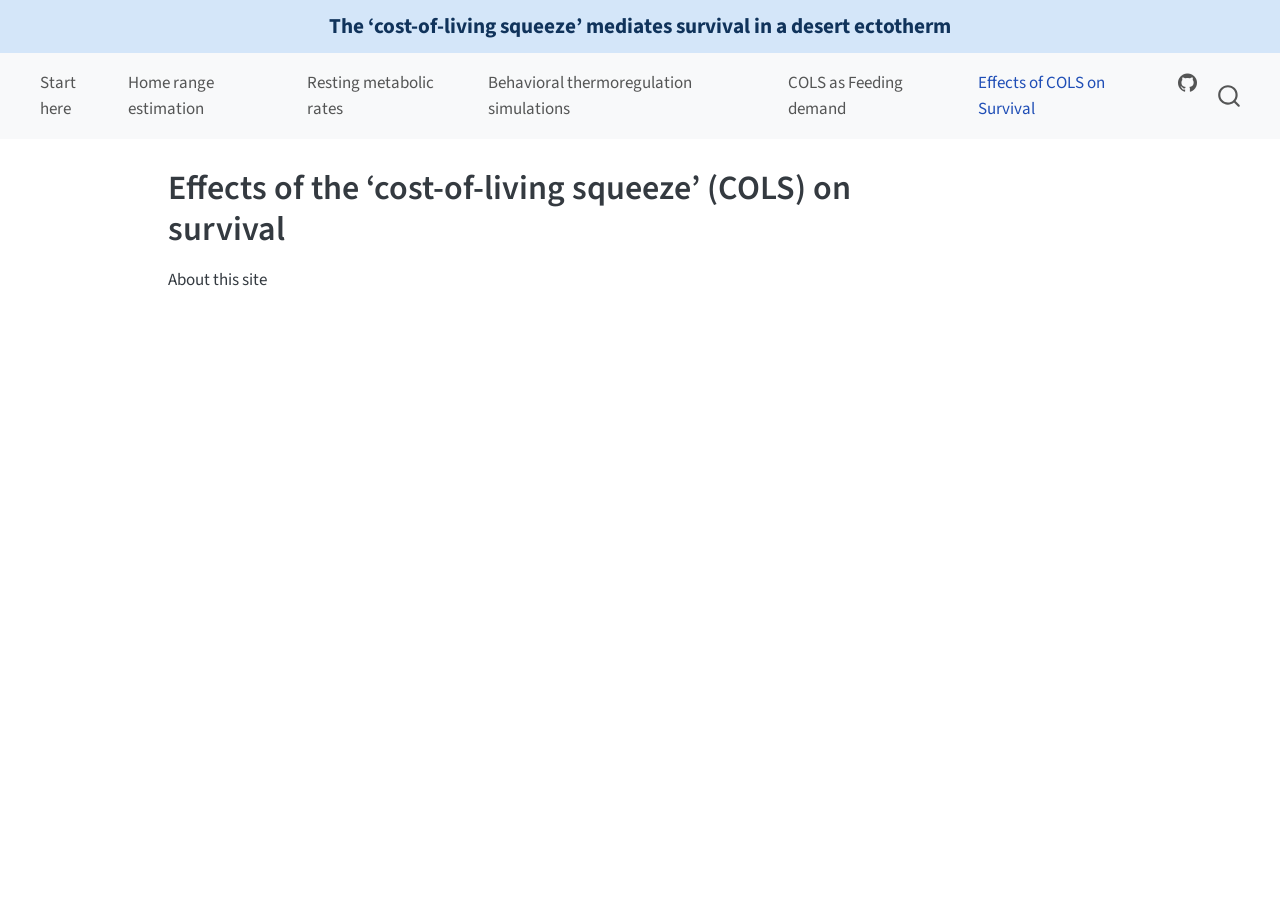
<file: docs/cols-survival.html>
<!DOCTYPE html>
<html xmlns="http://www.w3.org/1999/xhtml" lang="en" xml:lang="en"><head>

<meta charset="utf-8">
<meta name="generator" content="quarto-1.9.37">

<meta name="viewport" content="width=device-width, initial-scale=1.0, user-scalable=yes">


<title>Effects of the ‘cost-of-living squeeze’ (COLS) on survival – sceloporus-cols</title>
<style>
/* Default styles provided by pandoc.
** See https://pandoc.org/MANUAL.html#variables-for-html for config info.
*/
code{white-space: pre-wrap;}
span.smallcaps{font-variant: small-caps;}
div.columns{display: flex; gap: min(4vw, 1.5em);}
div.column{flex: auto; overflow-x: auto;}
div.hanging-indent{margin-left: 1.5em; text-indent: -1.5em;}
ul.task-list{list-style: none;}
ul.task-list li input[type="checkbox"] {
  width: 0.8em;
  margin: 0 0.8em 0.2em -1em; /* quarto-specific, see https://github.com/quarto-dev/quarto-cli/issues/4556 */ 
  vertical-align: middle;
}
</style>


<script src="site_libs/quarto-nav/quarto-nav.js"></script>
<script src="site_libs/quarto-nav/headroom.min.js"></script>
<script src="site_libs/clipboard/clipboard.min.js"></script>
<script src="site_libs/quarto-search/autocomplete.umd.js"></script>
<script src="site_libs/quarto-search/fuse.min.js"></script>
<script src="site_libs/quarto-search/quarto-search.js"></script>
<meta name="quarto:offset" content="./">
<script src="site_libs/quarto-html/quarto.js" type="module"></script>
<script src="site_libs/quarto-html/tabsets/tabsets.js" type="module"></script>
<script src="site_libs/quarto-html/popper.min.js"></script>
<script src="site_libs/quarto-html/tippy.umd.min.js"></script>
<script src="site_libs/quarto-html/anchor.min.js"></script>
<link href="site_libs/quarto-html/tippy.css" rel="stylesheet">
<link href="site_libs/quarto-html/quarto-syntax-highlighting-7f8f88aac4f3542376d5c11b86a4c14d.css" rel="stylesheet" id="quarto-text-highlighting-styles">
<script src="site_libs/bootstrap/bootstrap.min.js"></script>
<link href="site_libs/bootstrap/bootstrap-icons.css" rel="stylesheet">
<link href="site_libs/bootstrap/bootstrap-ffab4617c9faea3d3cda282a4ee3b35a.min.css" rel="stylesheet" append-hash="true" id="quarto-bootstrap" data-mode="light">
<script id="quarto-search-options" type="application/json">{
  "location": "navbar",
  "copy-button": false,
  "collapse-after": 3,
  "panel-placement": "end",
  "type": "overlay",
  "limit": 50,
  "keyboard-shortcut": [
    "f",
    "/",
    "s"
  ],
  "show-item-context": false,
  "language": {
    "search-no-results-text": "No results",
    "search-matching-documents-text": "matching documents",
    "search-copy-link-title": "Copy link to search",
    "search-hide-matches-text": "Hide additional matches",
    "search-more-match-text": "more match in this document",
    "search-more-matches-text": "more matches in this document",
    "search-clear-button-title": "Clear",
    "search-text-placeholder": "",
    "search-detached-cancel-button-title": "Cancel",
    "search-submit-button-title": "Submit",
    "search-label": "Search"
  }
}</script>


<link rel="stylesheet" href="styles.css">
</head>

<body class="nav-fixed quarto-light">

<div id="quarto-search-results"></div>
  <header id="quarto-header" class="headroom fixed-top">
    <div id="quarto-announcement" data-announcement-id="6f31bc353947808a554a7c83ad8ed97e" class="alert alert-primary hidden"><div class="quarto-announcement-content">
<p><strong>The ‘cost-of-living squeeze’ mediates survival in a desert ectotherm</strong></p>
</div></div>
    <nav class="navbar navbar-expand-lg " data-bs-theme="dark">
      <div class="navbar-container container-fluid">
            <div id="quarto-search" class="" title="Search"></div>
          <button class="navbar-toggler" type="button" data-bs-toggle="collapse" data-bs-target="#navbarCollapse" aria-controls="navbarCollapse" role="menu" aria-expanded="false" aria-label="Toggle navigation" onclick="if (window.quartoToggleHeadroom) { window.quartoToggleHeadroom(); }">
  <span class="navbar-toggler-icon"></span>
</button>
          <div class="collapse navbar-collapse" id="navbarCollapse">
            <ul class="navbar-nav navbar-nav-scroll me-auto">
  <li class="nav-item">
    <a class="nav-link" href="./index.html"> 
<span class="menu-text">Start here</span></a>
  </li>  
  <li class="nav-item">
    <a class="nav-link" href="./home-range-estimation.html"> 
<span class="menu-text">Home range estimation</span></a>
  </li>  
  <li class="nav-item">
    <a class="nav-link" href="./resting-metabolic-rates.html"> 
<span class="menu-text">Resting metabolic rates</span></a>
  </li>  
  <li class="nav-item">
    <a class="nav-link" href="./simulations-behavioral-thermoregulation.html"> 
<span class="menu-text">Behavioral thermoregulation simulations</span></a>
  </li>  
  <li class="nav-item">
    <a class="nav-link" href="./feeding-demand.html"> 
<span class="menu-text">COLS as Feeding demand</span></a>
  </li>  
  <li class="nav-item">
    <a class="nav-link active" href="./cols-survival.html" aria-current="page"> 
<span class="menu-text">Effects of COLS on Survival</span></a>
  </li>  
  <li class="nav-item compact">
    <a class="nav-link" href="https://github.com/ggcostoya/sceloporus-cols"> <i class="bi bi-github" role="img" aria-label="GitHub">
</i> 
<span class="menu-text"></span></a>
  </li>  
</ul>
          </div> <!-- /navcollapse -->
            <div class="quarto-navbar-tools">
</div>
      </div> <!-- /container-fluid -->
    </nav>
</header>
<!-- content -->
<div id="quarto-content" class="quarto-container page-columns page-rows-contents page-layout-article page-navbar">
<!-- sidebar -->
<!-- margin-sidebar -->
    <div id="quarto-margin-sidebar" class="sidebar margin-sidebar zindex-bottom">
        
    </div>
<!-- main -->
<main class="content" id="quarto-document-content">

<header id="title-block-header" class="quarto-title-block default">
<div class="quarto-title">
<h1 class="title">Effects of the ‘cost-of-living squeeze’ (COLS) on survival</h1>
</div>



<div class="quarto-title-meta">

    
  
    
  </div>
  


</header>


<p>About this site</p>



</main> <!-- /main -->
<script id="quarto-html-after-body" type="application/javascript">
  window.document.addEventListener("DOMContentLoaded", function (event) {
    const icon = "";
    const anchorJS = new window.AnchorJS();
    anchorJS.options = {
      placement: 'right',
      icon: icon
    };
    anchorJS.add('.anchored');
    const isCodeAnnotation = (el) => {
      for (const clz of el.classList) {
        if (clz.startsWith('code-annotation-')) {                     
          return true;
        }
      }
      return false;
    }
    const onCopySuccess = function(e) {
      // button target
      const button = e.trigger;
      // don't keep focus
      button.blur();
      // flash "checked"
      button.classList.add('code-copy-button-checked');
      var currentTitle = button.getAttribute("title");
      button.setAttribute("title", "Copied!");
      let tooltip;
      if (window.bootstrap) {
        button.setAttribute("data-bs-toggle", "tooltip");
        button.setAttribute("data-bs-placement", "left");
        button.setAttribute("data-bs-title", "Copied!");
        tooltip = new bootstrap.Tooltip(button, 
          { trigger: "manual", 
            customClass: "code-copy-button-tooltip",
            offset: [0, -8]});
        tooltip.show();    
      }
      setTimeout(function() {
        if (tooltip) {
          tooltip.hide();
          button.removeAttribute("data-bs-title");
          button.removeAttribute("data-bs-toggle");
          button.removeAttribute("data-bs-placement");
        }
        button.setAttribute("title", currentTitle);
        button.classList.remove('code-copy-button-checked');
      }, 1000);
      // clear code selection
      e.clearSelection();
    }
    const getTextToCopy = function(trigger) {
      const outerScaffold = trigger.parentElement.cloneNode(true);
      const codeEl = outerScaffold.querySelector('code');
      for (const childEl of codeEl.children) {
        if (isCodeAnnotation(childEl)) {
          childEl.remove();
        }
      }
      return codeEl.innerText;
    }
    const clipboard = new window.ClipboardJS('.code-copy-button:not([data-in-quarto-modal])', {
      text: getTextToCopy
    });
    clipboard.on('success', onCopySuccess);
    if (window.document.getElementById('quarto-embedded-source-code-modal')) {
      const clipboardModal = new window.ClipboardJS('.code-copy-button[data-in-quarto-modal]', {
        text: getTextToCopy,
        container: window.document.getElementById('quarto-embedded-source-code-modal')
      });
      clipboardModal.on('success', onCopySuccess);
    }
      var localhostRegex = new RegExp(/^(?:http|https):\/\/localhost\:?[0-9]*\//);
      var mailtoRegex = new RegExp(/^mailto:/);
        var filterRegex = new RegExp('/' + window.location.host + '/');
      var isInternal = (href) => {
          return filterRegex.test(href) || localhostRegex.test(href) || mailtoRegex.test(href);
      }
      // Inspect non-navigation links and adorn them if external
     var links = window.document.querySelectorAll('a[href]:not(.nav-link):not(.navbar-brand):not(.toc-action):not(.sidebar-link):not(.sidebar-item-toggle):not(.pagination-link):not(.no-external):not([aria-hidden]):not(.dropdown-item):not(.quarto-navigation-tool):not(.about-link)');
      for (var i=0; i<links.length; i++) {
        const link = links[i];
        if (!isInternal(link.href)) {
          // undo the damage that might have been done by quarto-nav.js in the case of
          // links that we want to consider external
          if (link.dataset.originalHref !== undefined) {
            link.href = link.dataset.originalHref;
          }
        }
      }
    function tippyHover(el, contentFn, onTriggerFn, onUntriggerFn) {
      const config = {
        allowHTML: true,
        maxWidth: 500,
        delay: 100,
        arrow: false,
        appendTo: function(el) {
            return el.parentElement;
        },
        interactive: true,
        interactiveBorder: 10,
        theme: 'quarto',
        placement: 'bottom-start',
      };
      if (contentFn) {
        config.content = contentFn;
      }
      if (onTriggerFn) {
        config.onTrigger = onTriggerFn;
      }
      if (onUntriggerFn) {
        config.onUntrigger = onUntriggerFn;
      }
      window.tippy(el, config); 
    }
    const noterefs = window.document.querySelectorAll('a[role="doc-noteref"]');
    for (var i=0; i<noterefs.length; i++) {
      const ref = noterefs[i];
      tippyHover(ref, function() {
        // use id or data attribute instead here
        let href = ref.getAttribute('data-footnote-href') || ref.getAttribute('href');
        try { href = new URL(href).hash; } catch {}
        const id = href.replace(/^#\/?/, "");
        const note = window.document.getElementById(id);
        if (note) {
          return note.innerHTML;
        } else {
          return "";
        }
      });
    }
    const xrefs = window.document.querySelectorAll('a.quarto-xref');
    const processXRef = (id, note) => {
      // Strip column container classes
      const stripColumnClz = (el) => {
        el.classList.remove("page-full", "page-columns");
        if (el.children) {
          for (const child of el.children) {
            stripColumnClz(child);
          }
        }
      }
      stripColumnClz(note)
      if (id === null || id.startsWith('sec-')) {
        // Special case sections, only their first couple elements
        const container = document.createElement("div");
        if (note.children && note.children.length > 2) {
          container.appendChild(note.children[0].cloneNode(true));
          for (let i = 1; i < note.children.length; i++) {
            const child = note.children[i];
            if (child.tagName === "P" && child.innerText === "") {
              continue;
            } else {
              container.appendChild(child.cloneNode(true));
              break;
            }
          }
          if (window.Quarto?.typesetMath) {
            window.Quarto.typesetMath(container);
          }
          return container.innerHTML
        } else {
          if (window.Quarto?.typesetMath) {
            window.Quarto.typesetMath(note);
          }
          return note.innerHTML;
        }
      } else {
        // Remove any anchor links if they are present
        const anchorLink = note.querySelector('a.anchorjs-link');
        if (anchorLink) {
          anchorLink.remove();
        }
        if (window.Quarto?.typesetMath) {
          window.Quarto.typesetMath(note);
        }
        if (note.classList.contains("callout")) {
          return note.outerHTML;
        } else {
          return note.innerHTML;
        }
      }
    }
    for (var i=0; i<xrefs.length; i++) {
      const xref = xrefs[i];
      tippyHover(xref, undefined, function(instance) {
        instance.disable();
        let url = xref.getAttribute('href');
        let hash = undefined; 
        if (url.startsWith('#')) {
          hash = url;
        } else {
          try { hash = new URL(url).hash; } catch {}
        }
        if (hash) {
          const id = hash.replace(/^#\/?/, "");
          const note = window.document.getElementById(id);
          if (note !== null) {
            try {
              const html = processXRef(id, note.cloneNode(true));
              instance.setContent(html);
            } finally {
              instance.enable();
              instance.show();
            }
          } else {
            // See if we can fetch this
            fetch(url.split('#')[0])
            .then(res => res.text())
            .then(html => {
              const parser = new DOMParser();
              const htmlDoc = parser.parseFromString(html, "text/html");
              const note = htmlDoc.getElementById(id);
              if (note !== null) {
                const html = processXRef(id, note);
                instance.setContent(html);
              } 
            }).finally(() => {
              instance.enable();
              instance.show();
            });
          }
        } else {
          // See if we can fetch a full url (with no hash to target)
          // This is a special case and we should probably do some content thinning / targeting
          fetch(url)
          .then(res => res.text())
          .then(html => {
            const parser = new DOMParser();
            const htmlDoc = parser.parseFromString(html, "text/html");
            const note = htmlDoc.querySelector('main.content');
            if (note !== null) {
              // This should only happen for chapter cross references
              // (since there is no id in the URL)
              // remove the first header
              if (note.children.length > 0 && note.children[0].tagName === "HEADER") {
                note.children[0].remove();
              }
              const html = processXRef(null, note);
              instance.setContent(html);
            } 
          }).finally(() => {
            instance.enable();
            instance.show();
          });
        }
      }, function(instance) {
      });
    }
        let selectedAnnoteEl;
        const selectorForAnnotation = ( cell, annotation) => {
          let cellAttr = 'data-code-cell="' + cell + '"';
          let lineAttr = 'data-code-annotation="' +  annotation + '"';
          const selector = 'span[' + cellAttr + '][' + lineAttr + ']';
          return selector;
        }
        const selectCodeLines = (annoteEl) => {
          const doc = window.document;
          const targetCell = annoteEl.getAttribute("data-target-cell");
          const targetAnnotation = annoteEl.getAttribute("data-target-annotation");
          const annoteSpan = window.document.querySelector(selectorForAnnotation(targetCell, targetAnnotation));
          const lines = annoteSpan.getAttribute("data-code-lines").split(",");
          const lineIds = lines.map((line) => {
            return targetCell + "-" + line;
          })
          let top = null;
          let height = null;
          let parent = null;
          if (lineIds.length > 0) {
              //compute the position of the single el (top and bottom and make a div)
              const el = window.document.getElementById(lineIds[0]);
              top = el.offsetTop;
              height = el.offsetHeight;
              parent = el.parentElement.parentElement;
            if (lineIds.length > 1) {
              const lastEl = window.document.getElementById(lineIds[lineIds.length - 1]);
              const bottom = lastEl.offsetTop + lastEl.offsetHeight;
              height = bottom - top;
            }
            if (top !== null && height !== null && parent !== null) {
              // cook up a div (if necessary) and position it 
              let div = window.document.getElementById("code-annotation-line-highlight");
              if (div === null) {
                div = window.document.createElement("div");
                div.setAttribute("id", "code-annotation-line-highlight");
                div.style.position = 'absolute';
                parent.appendChild(div);
              }
              div.style.top = top - 2 + "px";
              div.style.height = height + 4 + "px";
              div.style.left = 0;
              let gutterDiv = window.document.getElementById("code-annotation-line-highlight-gutter");
              if (gutterDiv === null) {
                gutterDiv = window.document.createElement("div");
                gutterDiv.setAttribute("id", "code-annotation-line-highlight-gutter");
                gutterDiv.style.position = 'absolute';
                const codeCell = window.document.getElementById(targetCell);
                const gutter = codeCell.querySelector('.code-annotation-gutter');
                gutter.appendChild(gutterDiv);
              }
              gutterDiv.style.top = top - 2 + "px";
              gutterDiv.style.height = height + 4 + "px";
            }
            selectedAnnoteEl = annoteEl;
          }
        };
        const unselectCodeLines = () => {
          const elementsIds = ["code-annotation-line-highlight", "code-annotation-line-highlight-gutter"];
          elementsIds.forEach((elId) => {
            const div = window.document.getElementById(elId);
            if (div) {
              div.remove();
            }
          });
          selectedAnnoteEl = undefined;
        };
          // Handle positioning of the toggle
      window.addEventListener(
        "resize",
        throttle(() => {
          elRect = undefined;
          if (selectedAnnoteEl) {
            selectCodeLines(selectedAnnoteEl);
          }
        }, 10)
      );
      function throttle(fn, ms) {
      let throttle = false;
      let timer;
        return (...args) => {
          if(!throttle) { // first call gets through
              fn.apply(this, args);
              throttle = true;
          } else { // all the others get throttled
              if(timer) clearTimeout(timer); // cancel #2
              timer = setTimeout(() => {
                fn.apply(this, args);
                timer = throttle = false;
              }, ms);
          }
        };
      }
        // Attach click handler to the DT
        const annoteDls = window.document.querySelectorAll('dt[data-target-cell]');
        for (const annoteDlNode of annoteDls) {
          annoteDlNode.addEventListener('click', (event) => {
            const clickedEl = event.target;
            if (clickedEl !== selectedAnnoteEl) {
              unselectCodeLines();
              const activeEl = window.document.querySelector('dt[data-target-cell].code-annotation-active');
              if (activeEl) {
                activeEl.classList.remove('code-annotation-active');
              }
              selectCodeLines(clickedEl);
              clickedEl.classList.add('code-annotation-active');
            } else {
              // Unselect the line
              unselectCodeLines();
              clickedEl.classList.remove('code-annotation-active');
            }
          });
        }
    const findCites = (el) => {
      const parentEl = el.parentElement;
      if (parentEl) {
        const cites = parentEl.dataset.cites;
        if (cites) {
          return {
            el,
            cites: cites.split(' ')
          };
        } else {
          return findCites(el.parentElement)
        }
      } else {
        return undefined;
      }
    };
    var bibliorefs = window.document.querySelectorAll('a[role="doc-biblioref"]');
    for (var i=0; i<bibliorefs.length; i++) {
      const ref = bibliorefs[i];
      const citeInfo = findCites(ref);
      if (citeInfo) {
        tippyHover(citeInfo.el, function() {
          var popup = window.document.createElement('div');
          citeInfo.cites.forEach(function(cite) {
            var citeDiv = window.document.createElement('div');
            citeDiv.classList.add('hanging-indent');
            citeDiv.classList.add('csl-entry');
            var biblioDiv = window.document.getElementById('ref-' + cite);
            if (biblioDiv) {
              citeDiv.innerHTML = biblioDiv.innerHTML;
            }
            popup.appendChild(citeDiv);
          });
          return popup.innerHTML;
        });
      }
    }
  });
  </script>
</div> <!-- /content -->




</body></html>
</file>
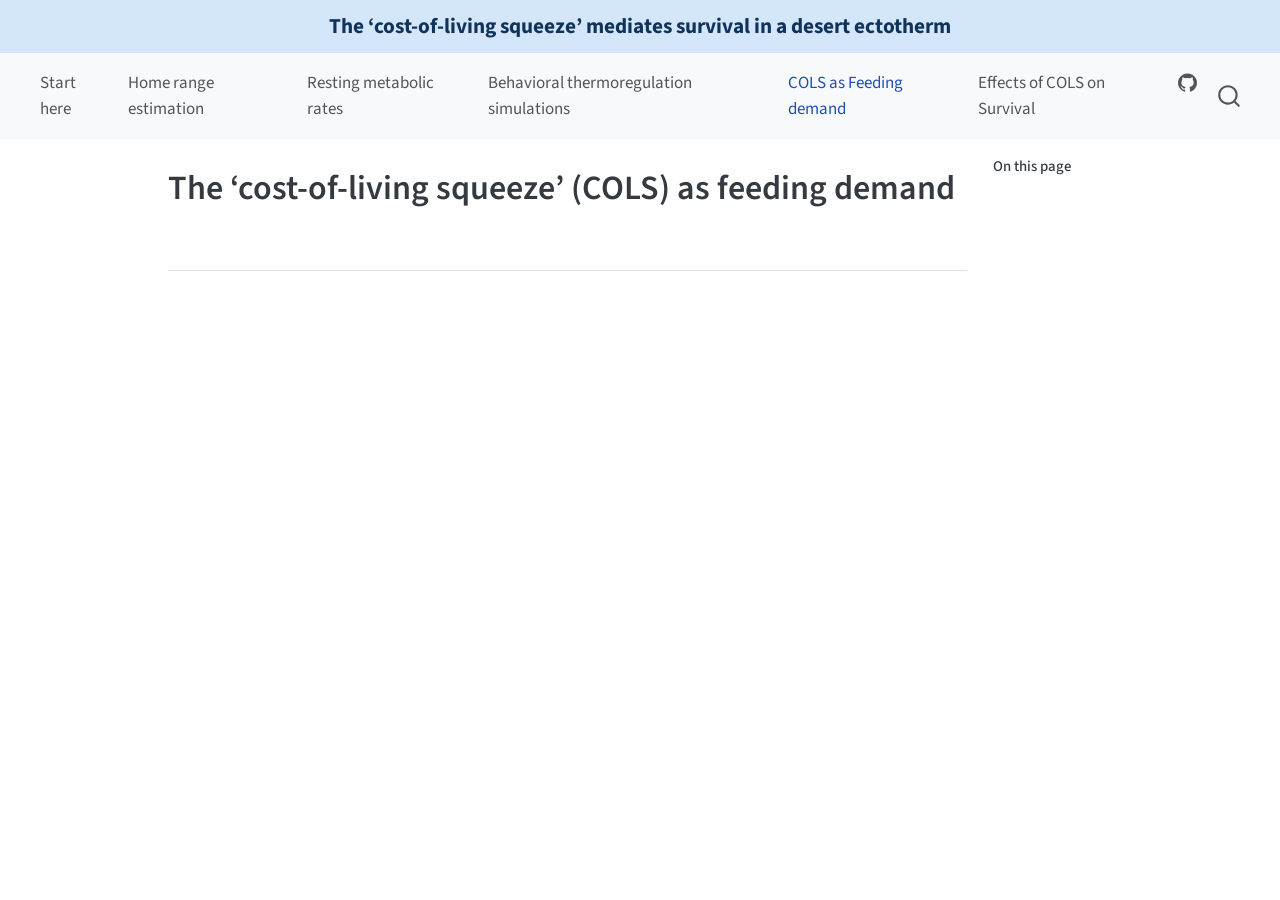
<file: docs/feeding-demand.html>
<!DOCTYPE html>
<html xmlns="http://www.w3.org/1999/xhtml" lang="en" xml:lang="en"><head>

<meta charset="utf-8">
<meta name="generator" content="quarto-1.9.37">

<meta name="viewport" content="width=device-width, initial-scale=1.0, user-scalable=yes">


<title>The ‘cost-of-living squeeze’ (COLS) as feeding demand – sceloporus-cols</title>
<style>
/* Default styles provided by pandoc.
** See https://pandoc.org/MANUAL.html#variables-for-html for config info.
*/
code{white-space: pre-wrap;}
span.smallcaps{font-variant: small-caps;}
div.columns{display: flex; gap: min(4vw, 1.5em);}
div.column{flex: auto; overflow-x: auto;}
div.hanging-indent{margin-left: 1.5em; text-indent: -1.5em;}
ul.task-list{list-style: none;}
ul.task-list li input[type="checkbox"] {
  width: 0.8em;
  margin: 0 0.8em 0.2em -1em; /* quarto-specific, see https://github.com/quarto-dev/quarto-cli/issues/4556 */ 
  vertical-align: middle;
}
</style>


<script src="site_libs/quarto-nav/quarto-nav.js"></script>
<script src="site_libs/quarto-nav/headroom.min.js"></script>
<script src="site_libs/clipboard/clipboard.min.js"></script>
<script src="site_libs/quarto-search/autocomplete.umd.js"></script>
<script src="site_libs/quarto-search/fuse.min.js"></script>
<script src="site_libs/quarto-search/quarto-search.js"></script>
<meta name="quarto:offset" content="./">
<script src="site_libs/quarto-html/quarto.js" type="module"></script>
<script src="site_libs/quarto-html/tabsets/tabsets.js" type="module"></script>
<script src="site_libs/quarto-html/popper.min.js"></script>
<script src="site_libs/quarto-html/tippy.umd.min.js"></script>
<script src="site_libs/quarto-html/anchor.min.js"></script>
<link href="site_libs/quarto-html/tippy.css" rel="stylesheet">
<link href="site_libs/quarto-html/quarto-syntax-highlighting-7f8f88aac4f3542376d5c11b86a4c14d.css" rel="stylesheet" id="quarto-text-highlighting-styles">
<script src="site_libs/bootstrap/bootstrap.min.js"></script>
<link href="site_libs/bootstrap/bootstrap-icons.css" rel="stylesheet">
<link href="site_libs/bootstrap/bootstrap-ffab4617c9faea3d3cda282a4ee3b35a.min.css" rel="stylesheet" append-hash="true" id="quarto-bootstrap" data-mode="light">
<script id="quarto-search-options" type="application/json">{
  "location": "navbar",
  "copy-button": false,
  "collapse-after": 3,
  "panel-placement": "end",
  "type": "overlay",
  "limit": 50,
  "keyboard-shortcut": [
    "f",
    "/",
    "s"
  ],
  "show-item-context": false,
  "language": {
    "search-no-results-text": "No results",
    "search-matching-documents-text": "matching documents",
    "search-copy-link-title": "Copy link to search",
    "search-hide-matches-text": "Hide additional matches",
    "search-more-match-text": "more match in this document",
    "search-more-matches-text": "more matches in this document",
    "search-clear-button-title": "Clear",
    "search-text-placeholder": "",
    "search-detached-cancel-button-title": "Cancel",
    "search-submit-button-title": "Submit",
    "search-label": "Search"
  }
}</script>


<link rel="stylesheet" href="styles.css">
</head>

<body class="nav-fixed quarto-light">

<div id="quarto-search-results"></div>
  <header id="quarto-header" class="headroom fixed-top">
    <div id="quarto-announcement" data-announcement-id="6f31bc353947808a554a7c83ad8ed97e" class="alert alert-primary hidden"><div class="quarto-announcement-content">
<p><strong>The ‘cost-of-living squeeze’ mediates survival in a desert ectotherm</strong></p>
</div></div>
    <nav class="navbar navbar-expand-lg " data-bs-theme="dark">
      <div class="navbar-container container-fluid">
            <div id="quarto-search" class="" title="Search"></div>
          <button class="navbar-toggler" type="button" data-bs-toggle="collapse" data-bs-target="#navbarCollapse" aria-controls="navbarCollapse" role="menu" aria-expanded="false" aria-label="Toggle navigation" onclick="if (window.quartoToggleHeadroom) { window.quartoToggleHeadroom(); }">
  <span class="navbar-toggler-icon"></span>
</button>
          <div class="collapse navbar-collapse" id="navbarCollapse">
            <ul class="navbar-nav navbar-nav-scroll me-auto">
  <li class="nav-item">
    <a class="nav-link" href="./index.html"> 
<span class="menu-text">Start here</span></a>
  </li>  
  <li class="nav-item">
    <a class="nav-link" href="./home-range-estimation.html"> 
<span class="menu-text">Home range estimation</span></a>
  </li>  
  <li class="nav-item">
    <a class="nav-link" href="./resting-metabolic-rates.html"> 
<span class="menu-text">Resting metabolic rates</span></a>
  </li>  
  <li class="nav-item">
    <a class="nav-link" href="./simulations-behavioral-thermoregulation.html"> 
<span class="menu-text">Behavioral thermoregulation simulations</span></a>
  </li>  
  <li class="nav-item">
    <a class="nav-link active" href="./feeding-demand.html" aria-current="page"> 
<span class="menu-text">COLS as Feeding demand</span></a>
  </li>  
  <li class="nav-item">
    <a class="nav-link" href="./cols-survival.html"> 
<span class="menu-text">Effects of COLS on Survival</span></a>
  </li>  
  <li class="nav-item compact">
    <a class="nav-link" href="https://github.com/ggcostoya/sceloporus-cols"> <i class="bi bi-github" role="img" aria-label="GitHub">
</i> 
<span class="menu-text"></span></a>
  </li>  
</ul>
          </div> <!-- /navcollapse -->
            <div class="quarto-navbar-tools">
</div>
      </div> <!-- /container-fluid -->
    </nav>
</header>
<!-- content -->
<div id="quarto-content" class="quarto-container page-columns page-rows-contents page-layout-article page-navbar">
<!-- sidebar -->
<!-- margin-sidebar -->
    <div id="quarto-margin-sidebar" class="sidebar margin-sidebar">
        <nav id="TOC" role="doc-toc" class="toc-active">
    <h2 id="toc-title">On this page</h2>
   
  <ul>
  <li><a href="#section" id="toc-section" class="nav-link active" data-scroll-target="#section"></a></li>
  </ul>
</nav>
    </div>
<!-- main -->
<main class="content" id="quarto-document-content">

<header id="title-block-header" class="quarto-title-block default">
<div class="quarto-title">
<h1 class="title">The ‘cost-of-living squeeze’ (COLS) as feeding demand</h1>
</div>



<div class="quarto-title-meta">

    
  
    
  </div>
  


</header>


<section id="section" class="level2">
<h2 class="anchored" data-anchor-id="section"></h2>


</section>

</main> <!-- /main -->
<script id="quarto-html-after-body" type="application/javascript">
  window.document.addEventListener("DOMContentLoaded", function (event) {
    const icon = "";
    const anchorJS = new window.AnchorJS();
    anchorJS.options = {
      placement: 'right',
      icon: icon
    };
    anchorJS.add('.anchored');
    const isCodeAnnotation = (el) => {
      for (const clz of el.classList) {
        if (clz.startsWith('code-annotation-')) {                     
          return true;
        }
      }
      return false;
    }
    const onCopySuccess = function(e) {
      // button target
      const button = e.trigger;
      // don't keep focus
      button.blur();
      // flash "checked"
      button.classList.add('code-copy-button-checked');
      var currentTitle = button.getAttribute("title");
      button.setAttribute("title", "Copied!");
      let tooltip;
      if (window.bootstrap) {
        button.setAttribute("data-bs-toggle", "tooltip");
        button.setAttribute("data-bs-placement", "left");
        button.setAttribute("data-bs-title", "Copied!");
        tooltip = new bootstrap.Tooltip(button, 
          { trigger: "manual", 
            customClass: "code-copy-button-tooltip",
            offset: [0, -8]});
        tooltip.show();    
      }
      setTimeout(function() {
        if (tooltip) {
          tooltip.hide();
          button.removeAttribute("data-bs-title");
          button.removeAttribute("data-bs-toggle");
          button.removeAttribute("data-bs-placement");
        }
        button.setAttribute("title", currentTitle);
        button.classList.remove('code-copy-button-checked');
      }, 1000);
      // clear code selection
      e.clearSelection();
    }
    const getTextToCopy = function(trigger) {
      const outerScaffold = trigger.parentElement.cloneNode(true);
      const codeEl = outerScaffold.querySelector('code');
      for (const childEl of codeEl.children) {
        if (isCodeAnnotation(childEl)) {
          childEl.remove();
        }
      }
      return codeEl.innerText;
    }
    const clipboard = new window.ClipboardJS('.code-copy-button:not([data-in-quarto-modal])', {
      text: getTextToCopy
    });
    clipboard.on('success', onCopySuccess);
    if (window.document.getElementById('quarto-embedded-source-code-modal')) {
      const clipboardModal = new window.ClipboardJS('.code-copy-button[data-in-quarto-modal]', {
        text: getTextToCopy,
        container: window.document.getElementById('quarto-embedded-source-code-modal')
      });
      clipboardModal.on('success', onCopySuccess);
    }
      var localhostRegex = new RegExp(/^(?:http|https):\/\/localhost\:?[0-9]*\//);
      var mailtoRegex = new RegExp(/^mailto:/);
        var filterRegex = new RegExp('/' + window.location.host + '/');
      var isInternal = (href) => {
          return filterRegex.test(href) || localhostRegex.test(href) || mailtoRegex.test(href);
      }
      // Inspect non-navigation links and adorn them if external
     var links = window.document.querySelectorAll('a[href]:not(.nav-link):not(.navbar-brand):not(.toc-action):not(.sidebar-link):not(.sidebar-item-toggle):not(.pagination-link):not(.no-external):not([aria-hidden]):not(.dropdown-item):not(.quarto-navigation-tool):not(.about-link)');
      for (var i=0; i<links.length; i++) {
        const link = links[i];
        if (!isInternal(link.href)) {
          // undo the damage that might have been done by quarto-nav.js in the case of
          // links that we want to consider external
          if (link.dataset.originalHref !== undefined) {
            link.href = link.dataset.originalHref;
          }
        }
      }
    function tippyHover(el, contentFn, onTriggerFn, onUntriggerFn) {
      const config = {
        allowHTML: true,
        maxWidth: 500,
        delay: 100,
        arrow: false,
        appendTo: function(el) {
            return el.parentElement;
        },
        interactive: true,
        interactiveBorder: 10,
        theme: 'quarto',
        placement: 'bottom-start',
      };
      if (contentFn) {
        config.content = contentFn;
      }
      if (onTriggerFn) {
        config.onTrigger = onTriggerFn;
      }
      if (onUntriggerFn) {
        config.onUntrigger = onUntriggerFn;
      }
      window.tippy(el, config); 
    }
    const noterefs = window.document.querySelectorAll('a[role="doc-noteref"]');
    for (var i=0; i<noterefs.length; i++) {
      const ref = noterefs[i];
      tippyHover(ref, function() {
        // use id or data attribute instead here
        let href = ref.getAttribute('data-footnote-href') || ref.getAttribute('href');
        try { href = new URL(href).hash; } catch {}
        const id = href.replace(/^#\/?/, "");
        const note = window.document.getElementById(id);
        if (note) {
          return note.innerHTML;
        } else {
          return "";
        }
      });
    }
    const xrefs = window.document.querySelectorAll('a.quarto-xref');
    const processXRef = (id, note) => {
      // Strip column container classes
      const stripColumnClz = (el) => {
        el.classList.remove("page-full", "page-columns");
        if (el.children) {
          for (const child of el.children) {
            stripColumnClz(child);
          }
        }
      }
      stripColumnClz(note)
      if (id === null || id.startsWith('sec-')) {
        // Special case sections, only their first couple elements
        const container = document.createElement("div");
        if (note.children && note.children.length > 2) {
          container.appendChild(note.children[0].cloneNode(true));
          for (let i = 1; i < note.children.length; i++) {
            const child = note.children[i];
            if (child.tagName === "P" && child.innerText === "") {
              continue;
            } else {
              container.appendChild(child.cloneNode(true));
              break;
            }
          }
          if (window.Quarto?.typesetMath) {
            window.Quarto.typesetMath(container);
          }
          return container.innerHTML
        } else {
          if (window.Quarto?.typesetMath) {
            window.Quarto.typesetMath(note);
          }
          return note.innerHTML;
        }
      } else {
        // Remove any anchor links if they are present
        const anchorLink = note.querySelector('a.anchorjs-link');
        if (anchorLink) {
          anchorLink.remove();
        }
        if (window.Quarto?.typesetMath) {
          window.Quarto.typesetMath(note);
        }
        if (note.classList.contains("callout")) {
          return note.outerHTML;
        } else {
          return note.innerHTML;
        }
      }
    }
    for (var i=0; i<xrefs.length; i++) {
      const xref = xrefs[i];
      tippyHover(xref, undefined, function(instance) {
        instance.disable();
        let url = xref.getAttribute('href');
        let hash = undefined; 
        if (url.startsWith('#')) {
          hash = url;
        } else {
          try { hash = new URL(url).hash; } catch {}
        }
        if (hash) {
          const id = hash.replace(/^#\/?/, "");
          const note = window.document.getElementById(id);
          if (note !== null) {
            try {
              const html = processXRef(id, note.cloneNode(true));
              instance.setContent(html);
            } finally {
              instance.enable();
              instance.show();
            }
          } else {
            // See if we can fetch this
            fetch(url.split('#')[0])
            .then(res => res.text())
            .then(html => {
              const parser = new DOMParser();
              const htmlDoc = parser.parseFromString(html, "text/html");
              const note = htmlDoc.getElementById(id);
              if (note !== null) {
                const html = processXRef(id, note);
                instance.setContent(html);
              } 
            }).finally(() => {
              instance.enable();
              instance.show();
            });
          }
        } else {
          // See if we can fetch a full url (with no hash to target)
          // This is a special case and we should probably do some content thinning / targeting
          fetch(url)
          .then(res => res.text())
          .then(html => {
            const parser = new DOMParser();
            const htmlDoc = parser.parseFromString(html, "text/html");
            const note = htmlDoc.querySelector('main.content');
            if (note !== null) {
              // This should only happen for chapter cross references
              // (since there is no id in the URL)
              // remove the first header
              if (note.children.length > 0 && note.children[0].tagName === "HEADER") {
                note.children[0].remove();
              }
              const html = processXRef(null, note);
              instance.setContent(html);
            } 
          }).finally(() => {
            instance.enable();
            instance.show();
          });
        }
      }, function(instance) {
      });
    }
        let selectedAnnoteEl;
        const selectorForAnnotation = ( cell, annotation) => {
          let cellAttr = 'data-code-cell="' + cell + '"';
          let lineAttr = 'data-code-annotation="' +  annotation + '"';
          const selector = 'span[' + cellAttr + '][' + lineAttr + ']';
          return selector;
        }
        const selectCodeLines = (annoteEl) => {
          const doc = window.document;
          const targetCell = annoteEl.getAttribute("data-target-cell");
          const targetAnnotation = annoteEl.getAttribute("data-target-annotation");
          const annoteSpan = window.document.querySelector(selectorForAnnotation(targetCell, targetAnnotation));
          const lines = annoteSpan.getAttribute("data-code-lines").split(",");
          const lineIds = lines.map((line) => {
            return targetCell + "-" + line;
          })
          let top = null;
          let height = null;
          let parent = null;
          if (lineIds.length > 0) {
              //compute the position of the single el (top and bottom and make a div)
              const el = window.document.getElementById(lineIds[0]);
              top = el.offsetTop;
              height = el.offsetHeight;
              parent = el.parentElement.parentElement;
            if (lineIds.length > 1) {
              const lastEl = window.document.getElementById(lineIds[lineIds.length - 1]);
              const bottom = lastEl.offsetTop + lastEl.offsetHeight;
              height = bottom - top;
            }
            if (top !== null && height !== null && parent !== null) {
              // cook up a div (if necessary) and position it 
              let div = window.document.getElementById("code-annotation-line-highlight");
              if (div === null) {
                div = window.document.createElement("div");
                div.setAttribute("id", "code-annotation-line-highlight");
                div.style.position = 'absolute';
                parent.appendChild(div);
              }
              div.style.top = top - 2 + "px";
              div.style.height = height + 4 + "px";
              div.style.left = 0;
              let gutterDiv = window.document.getElementById("code-annotation-line-highlight-gutter");
              if (gutterDiv === null) {
                gutterDiv = window.document.createElement("div");
                gutterDiv.setAttribute("id", "code-annotation-line-highlight-gutter");
                gutterDiv.style.position = 'absolute';
                const codeCell = window.document.getElementById(targetCell);
                const gutter = codeCell.querySelector('.code-annotation-gutter');
                gutter.appendChild(gutterDiv);
              }
              gutterDiv.style.top = top - 2 + "px";
              gutterDiv.style.height = height + 4 + "px";
            }
            selectedAnnoteEl = annoteEl;
          }
        };
        const unselectCodeLines = () => {
          const elementsIds = ["code-annotation-line-highlight", "code-annotation-line-highlight-gutter"];
          elementsIds.forEach((elId) => {
            const div = window.document.getElementById(elId);
            if (div) {
              div.remove();
            }
          });
          selectedAnnoteEl = undefined;
        };
          // Handle positioning of the toggle
      window.addEventListener(
        "resize",
        throttle(() => {
          elRect = undefined;
          if (selectedAnnoteEl) {
            selectCodeLines(selectedAnnoteEl);
          }
        }, 10)
      );
      function throttle(fn, ms) {
      let throttle = false;
      let timer;
        return (...args) => {
          if(!throttle) { // first call gets through
              fn.apply(this, args);
              throttle = true;
          } else { // all the others get throttled
              if(timer) clearTimeout(timer); // cancel #2
              timer = setTimeout(() => {
                fn.apply(this, args);
                timer = throttle = false;
              }, ms);
          }
        };
      }
        // Attach click handler to the DT
        const annoteDls = window.document.querySelectorAll('dt[data-target-cell]');
        for (const annoteDlNode of annoteDls) {
          annoteDlNode.addEventListener('click', (event) => {
            const clickedEl = event.target;
            if (clickedEl !== selectedAnnoteEl) {
              unselectCodeLines();
              const activeEl = window.document.querySelector('dt[data-target-cell].code-annotation-active');
              if (activeEl) {
                activeEl.classList.remove('code-annotation-active');
              }
              selectCodeLines(clickedEl);
              clickedEl.classList.add('code-annotation-active');
            } else {
              // Unselect the line
              unselectCodeLines();
              clickedEl.classList.remove('code-annotation-active');
            }
          });
        }
    const findCites = (el) => {
      const parentEl = el.parentElement;
      if (parentEl) {
        const cites = parentEl.dataset.cites;
        if (cites) {
          return {
            el,
            cites: cites.split(' ')
          };
        } else {
          return findCites(el.parentElement)
        }
      } else {
        return undefined;
      }
    };
    var bibliorefs = window.document.querySelectorAll('a[role="doc-biblioref"]');
    for (var i=0; i<bibliorefs.length; i++) {
      const ref = bibliorefs[i];
      const citeInfo = findCites(ref);
      if (citeInfo) {
        tippyHover(citeInfo.el, function() {
          var popup = window.document.createElement('div');
          citeInfo.cites.forEach(function(cite) {
            var citeDiv = window.document.createElement('div');
            citeDiv.classList.add('hanging-indent');
            citeDiv.classList.add('csl-entry');
            var biblioDiv = window.document.getElementById('ref-' + cite);
            if (biblioDiv) {
              citeDiv.innerHTML = biblioDiv.innerHTML;
            }
            popup.appendChild(citeDiv);
          });
          return popup.innerHTML;
        });
      }
    }
  });
  </script>
</div> <!-- /content -->




</body></html>
</file>
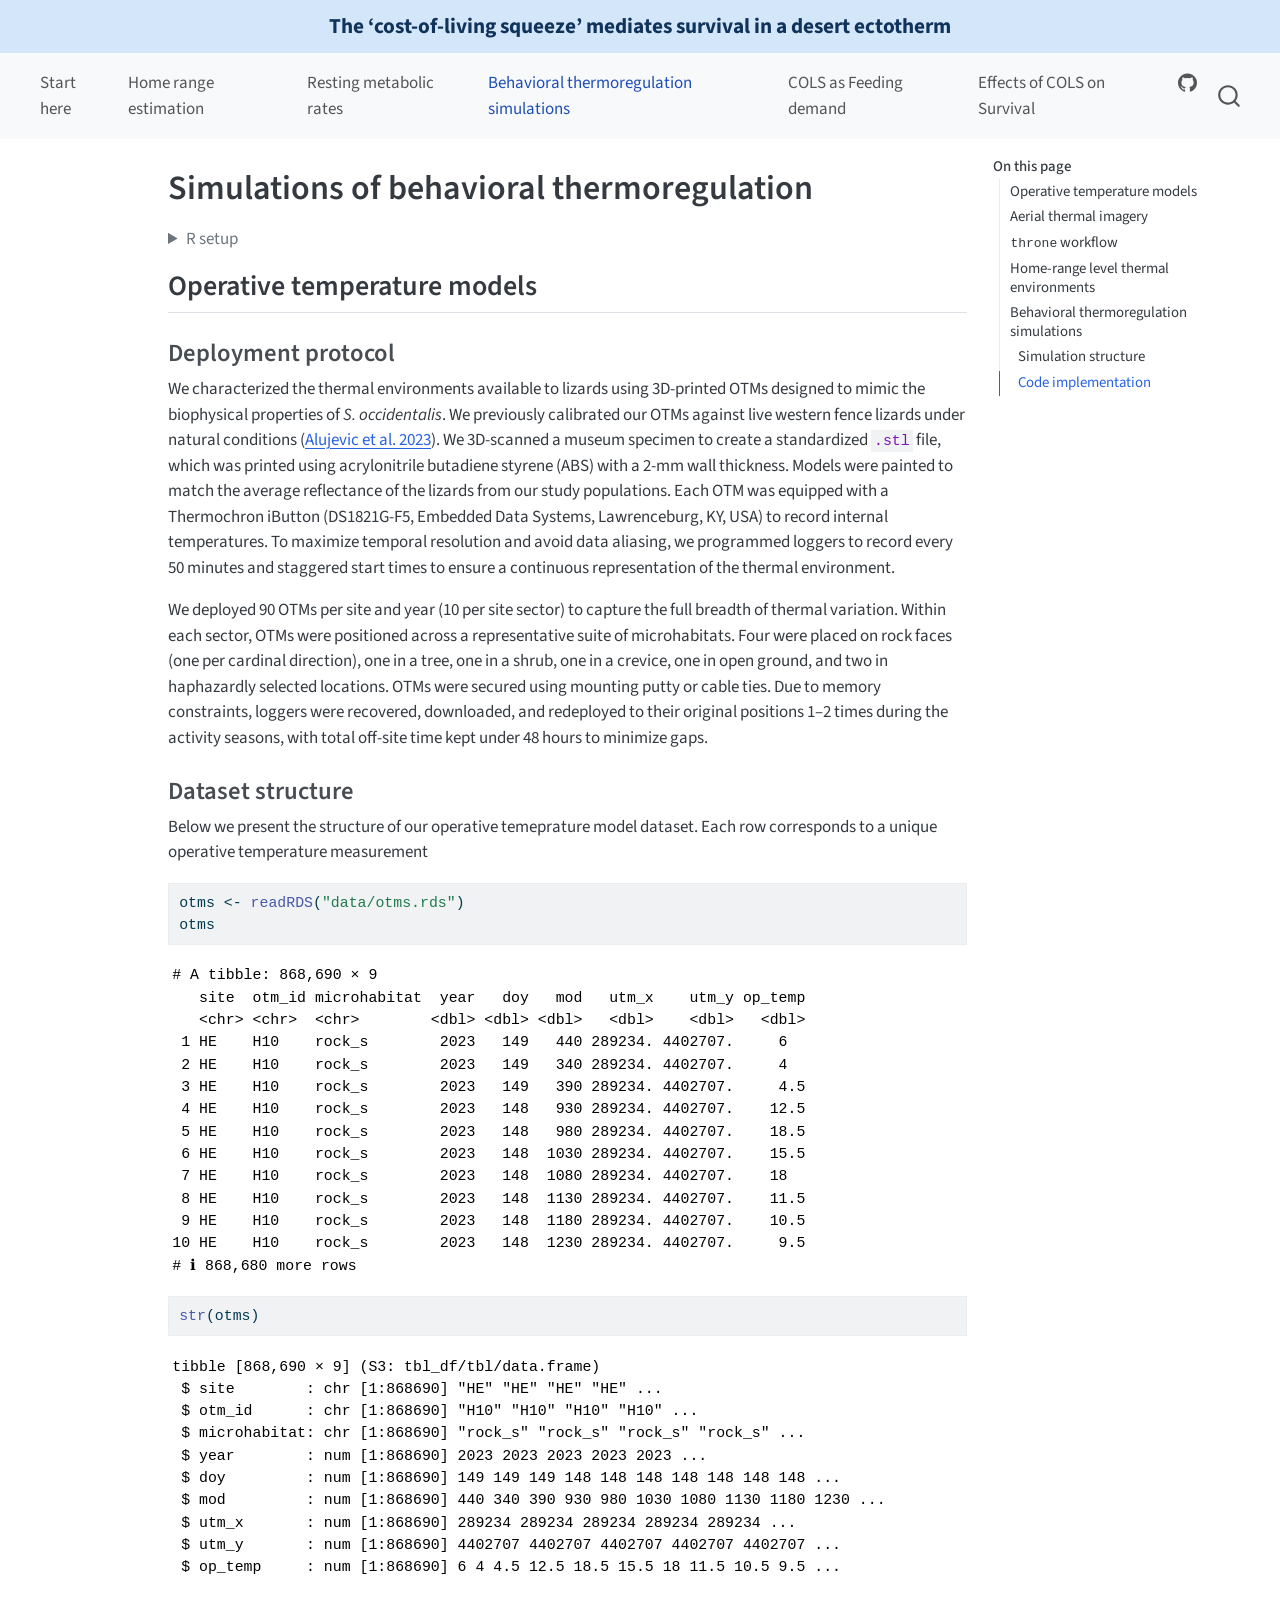
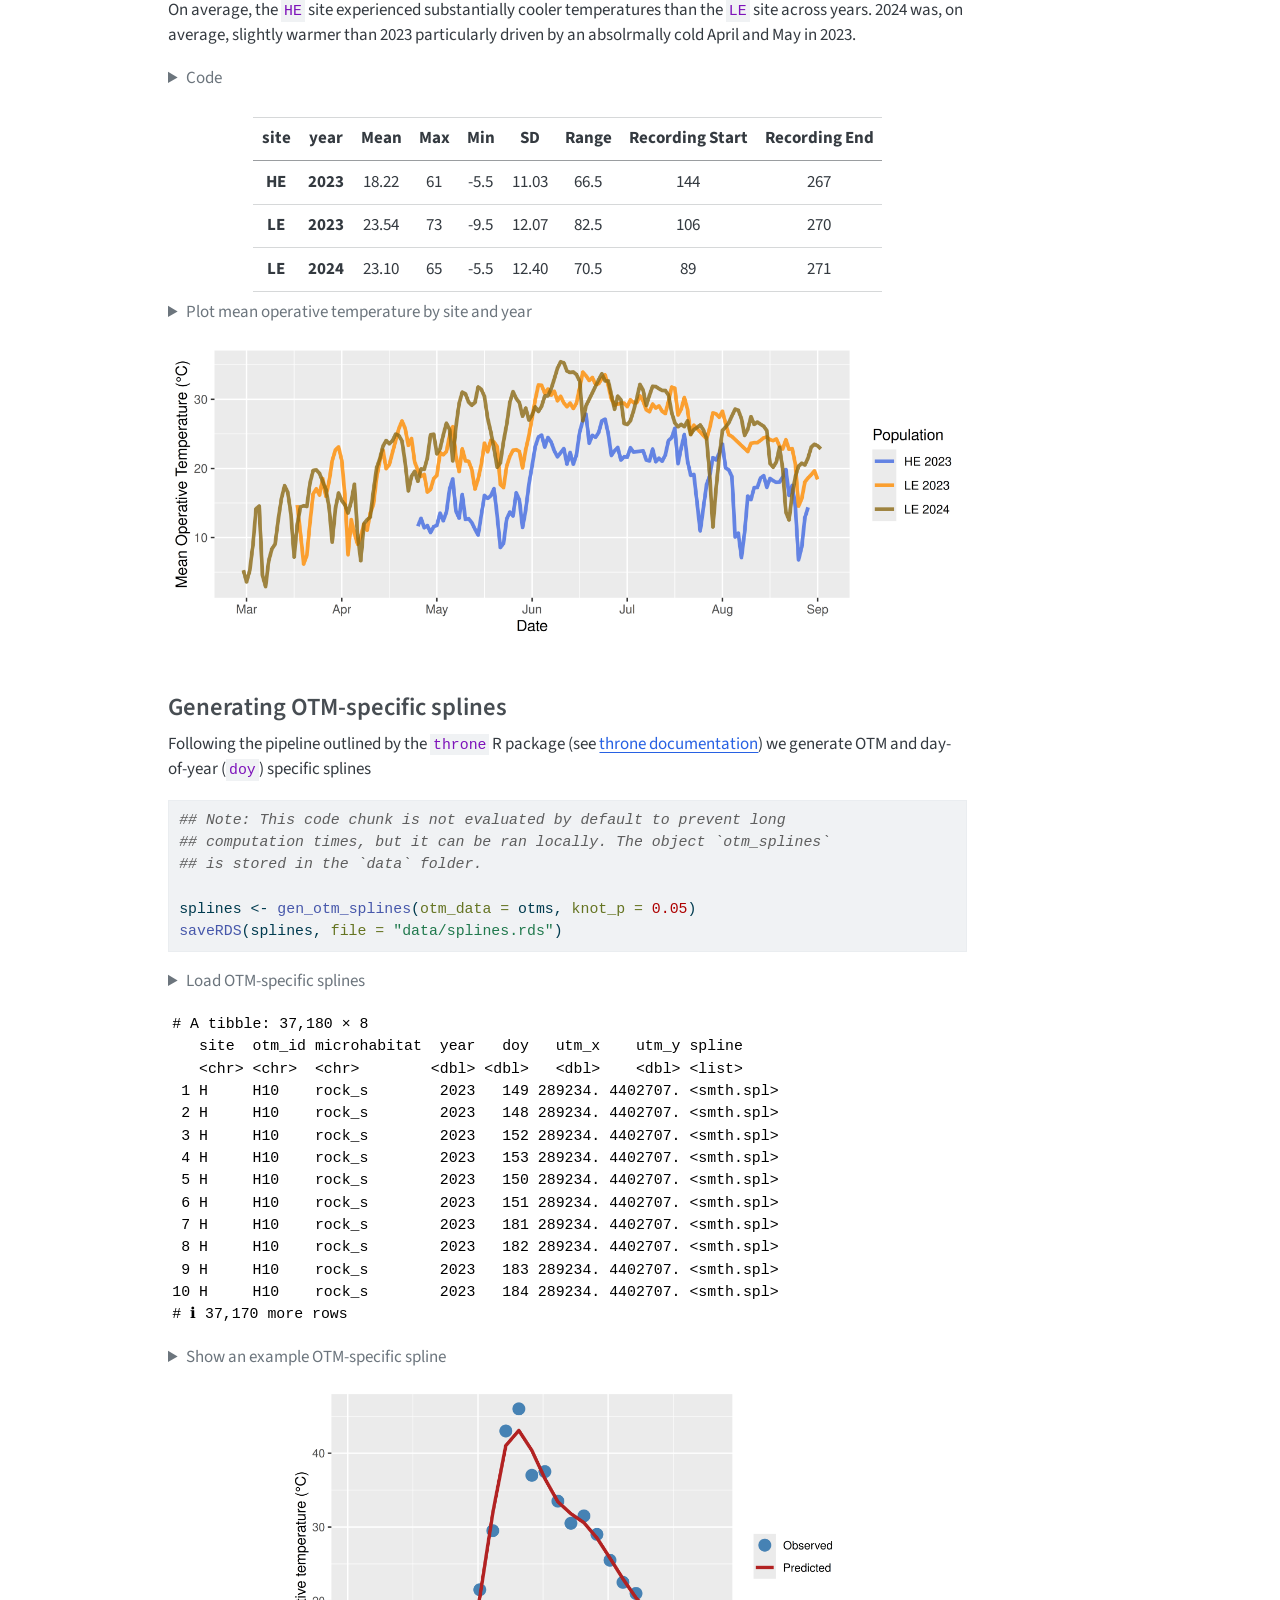
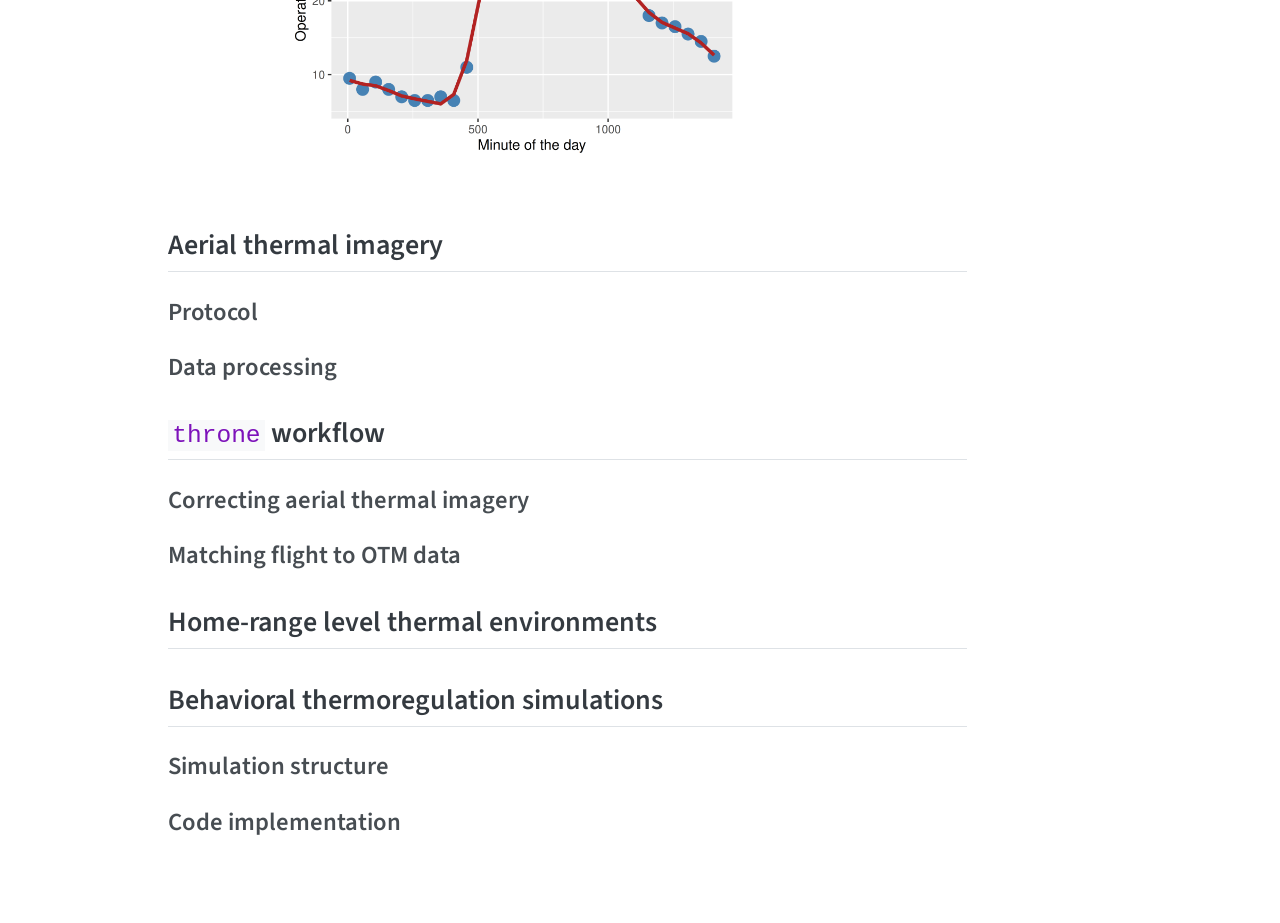
<file: docs/simulations-behavioral-thermoregulation.html>
<!DOCTYPE html>
<html xmlns="http://www.w3.org/1999/xhtml" lang="en" xml:lang="en"><head>

<meta charset="utf-8">
<meta name="generator" content="quarto-1.9.37">

<meta name="viewport" content="width=device-width, initial-scale=1.0, user-scalable=yes">


<title>Simulations of behavioral thermoregulation – sceloporus-cols</title>
<style>
/* Default styles provided by pandoc.
** See https://pandoc.org/MANUAL.html#variables-for-html for config info.
*/
code{white-space: pre-wrap;}
span.smallcaps{font-variant: small-caps;}
div.columns{display: flex; gap: min(4vw, 1.5em);}
div.column{flex: auto; overflow-x: auto;}
div.hanging-indent{margin-left: 1.5em; text-indent: -1.5em;}
ul.task-list{list-style: none;}
ul.task-list li input[type="checkbox"] {
  width: 0.8em;
  margin: 0 0.8em 0.2em -1em; /* quarto-specific, see https://github.com/quarto-dev/quarto-cli/issues/4556 */ 
  vertical-align: middle;
}
/* CSS for syntax highlighting */
html { -webkit-text-size-adjust: 100%; }
pre > code.sourceCode { white-space: pre; position: relative; }
pre > code.sourceCode > span { display: inline-block; line-height: 1.25; }
pre > code.sourceCode > span:empty { height: 1.2em; }
.sourceCode { overflow: visible; }
code.sourceCode > span { color: inherit; text-decoration: inherit; }
div.sourceCode { margin: 1em 0; }
pre.sourceCode { margin: 0; }
@media screen {
div.sourceCode { overflow: auto; }
}
@media print {
pre > code.sourceCode { white-space: pre-wrap; }
pre > code.sourceCode > span { text-indent: -5em; padding-left: 5em; }
}
pre.numberSource code
  { counter-reset: source-line 0; }
pre.numberSource code > span
  { position: relative; left: -4em; counter-increment: source-line; }
pre.numberSource code > span > a:first-child::before
  { content: counter(source-line);
    position: relative; left: -1em; text-align: right; vertical-align: baseline;
    border: none; display: inline-block;
    -webkit-touch-callout: none; -webkit-user-select: none;
    -khtml-user-select: none; -moz-user-select: none;
    -ms-user-select: none; user-select: none;
    padding: 0 4px; width: 4em;
  }
pre.numberSource { margin-left: 3em;  padding-left: 4px; }
div.sourceCode
  {   }
@media screen {
pre > code.sourceCode > span > a:first-child::before { text-decoration: underline; }
}
</style>


<script src="site_libs/quarto-nav/quarto-nav.js"></script>
<script src="site_libs/quarto-nav/headroom.min.js"></script>
<script src="site_libs/clipboard/clipboard.min.js"></script>
<script src="site_libs/quarto-search/autocomplete.umd.js"></script>
<script src="site_libs/quarto-search/fuse.min.js"></script>
<script src="site_libs/quarto-search/quarto-search.js"></script>
<meta name="quarto:offset" content="./">
<script src="site_libs/quarto-html/quarto.js" type="module"></script>
<script src="site_libs/quarto-html/tabsets/tabsets.js" type="module"></script>
<script src="site_libs/quarto-html/popper.min.js"></script>
<script src="site_libs/quarto-html/tippy.umd.min.js"></script>
<script src="site_libs/quarto-html/anchor.min.js"></script>
<link href="site_libs/quarto-html/tippy.css" rel="stylesheet">
<link href="site_libs/quarto-html/quarto-syntax-highlighting-7f8f88aac4f3542376d5c11b86a4c14d.css" rel="stylesheet" id="quarto-text-highlighting-styles">
<script src="site_libs/bootstrap/bootstrap.min.js"></script>
<link href="site_libs/bootstrap/bootstrap-icons.css" rel="stylesheet">
<link href="site_libs/bootstrap/bootstrap-ffab4617c9faea3d3cda282a4ee3b35a.min.css" rel="stylesheet" append-hash="true" id="quarto-bootstrap" data-mode="light">
<script src="site_libs/quarto-contrib/glightbox/glightbox.min.js"></script>
<link href="site_libs/quarto-contrib/glightbox/glightbox.min.css" rel="stylesheet">
<link href="site_libs/quarto-contrib/glightbox/lightbox.css" rel="stylesheet">
<script id="quarto-search-options" type="application/json">{
  "location": "navbar",
  "copy-button": false,
  "collapse-after": 3,
  "panel-placement": "end",
  "type": "overlay",
  "limit": 50,
  "keyboard-shortcut": [
    "f",
    "/",
    "s"
  ],
  "show-item-context": false,
  "language": {
    "search-no-results-text": "No results",
    "search-matching-documents-text": "matching documents",
    "search-copy-link-title": "Copy link to search",
    "search-hide-matches-text": "Hide additional matches",
    "search-more-match-text": "more match in this document",
    "search-more-matches-text": "more matches in this document",
    "search-clear-button-title": "Clear",
    "search-text-placeholder": "",
    "search-detached-cancel-button-title": "Cancel",
    "search-submit-button-title": "Submit",
    "search-label": "Search"
  }
}</script>
<script src="site_libs/kePrint-0.0.1/kePrint.js"></script>
<link href="site_libs/lightable-0.0.1/lightable.css" rel="stylesheet">


<link rel="stylesheet" href="styles.css">
</head>

<body class="nav-fixed quarto-light">

<div id="quarto-search-results"></div>
  <header id="quarto-header" class="headroom fixed-top">
    <div id="quarto-announcement" data-announcement-id="6f31bc353947808a554a7c83ad8ed97e" class="alert alert-primary hidden"><div class="quarto-announcement-content">
<p><strong>The ‘cost-of-living squeeze’ mediates survival in a desert ectotherm</strong></p>
</div></div>
    <nav class="navbar navbar-expand-lg " data-bs-theme="dark">
      <div class="navbar-container container-fluid">
            <div id="quarto-search" class="" title="Search"></div>
          <button class="navbar-toggler" type="button" data-bs-toggle="collapse" data-bs-target="#navbarCollapse" aria-controls="navbarCollapse" role="menu" aria-expanded="false" aria-label="Toggle navigation" onclick="if (window.quartoToggleHeadroom) { window.quartoToggleHeadroom(); }">
  <span class="navbar-toggler-icon"></span>
</button>
          <div class="collapse navbar-collapse" id="navbarCollapse">
            <ul class="navbar-nav navbar-nav-scroll me-auto">
  <li class="nav-item">
    <a class="nav-link" href="./index.html"> 
<span class="menu-text">Start here</span></a>
  </li>  
  <li class="nav-item">
    <a class="nav-link" href="./home-range-estimation.html"> 
<span class="menu-text">Home range estimation</span></a>
  </li>  
  <li class="nav-item">
    <a class="nav-link" href="./resting-metabolic-rates.html"> 
<span class="menu-text">Resting metabolic rates</span></a>
  </li>  
  <li class="nav-item">
    <a class="nav-link active" href="./simulations-behavioral-thermoregulation.html" aria-current="page"> 
<span class="menu-text">Behavioral thermoregulation simulations</span></a>
  </li>  
  <li class="nav-item">
    <a class="nav-link" href="./feeding-demand.html"> 
<span class="menu-text">COLS as Feeding demand</span></a>
  </li>  
  <li class="nav-item">
    <a class="nav-link" href="./cols-survival.html"> 
<span class="menu-text">Effects of COLS on Survival</span></a>
  </li>  
  <li class="nav-item compact">
    <a class="nav-link" href="https://github.com/ggcostoya/sceloporus-cols"> <i class="bi bi-github" role="img" aria-label="GitHub">
</i> 
<span class="menu-text"></span></a>
  </li>  
</ul>
          </div> <!-- /navcollapse -->
            <div class="quarto-navbar-tools">
</div>
      </div> <!-- /container-fluid -->
    </nav>
</header>
<!-- content -->
<div id="quarto-content" class="quarto-container page-columns page-rows-contents page-layout-article page-navbar">
<!-- sidebar -->
<!-- margin-sidebar -->
    <div id="quarto-margin-sidebar" class="sidebar margin-sidebar">
        <nav id="TOC" role="doc-toc" class="toc-active">
    <h2 id="toc-title">On this page</h2>
   
  <ul>
  <li><a href="#operative-temperature-models" id="toc-operative-temperature-models" class="nav-link active" data-scroll-target="#operative-temperature-models">Operative temperature models</a>
  <ul class="collapse">
  <li><a href="#deployment-protocol" id="toc-deployment-protocol" class="nav-link" data-scroll-target="#deployment-protocol">Deployment protocol</a></li>
  <li><a href="#dataset-structure" id="toc-dataset-structure" class="nav-link" data-scroll-target="#dataset-structure">Dataset structure</a></li>
  <li><a href="#generating-otm-specific-splines" id="toc-generating-otm-specific-splines" class="nav-link" data-scroll-target="#generating-otm-specific-splines">Generating OTM-specific splines</a></li>
  </ul></li>
  <li><a href="#aerial-thermal-imagery" id="toc-aerial-thermal-imagery" class="nav-link" data-scroll-target="#aerial-thermal-imagery">Aerial thermal imagery</a>
  <ul class="collapse">
  <li><a href="#protocol" id="toc-protocol" class="nav-link" data-scroll-target="#protocol">Protocol</a></li>
  <li><a href="#data-processing" id="toc-data-processing" class="nav-link" data-scroll-target="#data-processing">Data processing</a></li>
  </ul></li>
  <li><a href="#throne-workflow" id="toc-throne-workflow" class="nav-link" data-scroll-target="#throne-workflow"><code>throne</code> workflow</a>
  <ul class="collapse">
  <li><a href="#correcting-aerial-thermal-imagery" id="toc-correcting-aerial-thermal-imagery" class="nav-link" data-scroll-target="#correcting-aerial-thermal-imagery">Correcting aerial thermal imagery</a></li>
  <li><a href="#matching-flight-to-otm-data" id="toc-matching-flight-to-otm-data" class="nav-link" data-scroll-target="#matching-flight-to-otm-data">Matching flight to OTM data</a></li>
  </ul></li>
  <li><a href="#home-range-level-thermal-environments" id="toc-home-range-level-thermal-environments" class="nav-link" data-scroll-target="#home-range-level-thermal-environments">Home-range level thermal environments</a></li>
  <li><a href="#behavioral-thermoregulation-simulations" id="toc-behavioral-thermoregulation-simulations" class="nav-link" data-scroll-target="#behavioral-thermoregulation-simulations">Behavioral thermoregulation simulations</a>
  <ul class="collapse">
  <li><a href="#simulation-structure" id="toc-simulation-structure" class="nav-link" data-scroll-target="#simulation-structure">Simulation structure</a></li>
  <li><a href="#code-implementation" id="toc-code-implementation" class="nav-link" data-scroll-target="#code-implementation">Code implementation</a></li>
  </ul></li>
  </ul>
</nav>
    </div>
<!-- main -->
<main class="content" id="quarto-document-content">

<header id="title-block-header" class="quarto-title-block default">
<div class="quarto-title">
<h1 class="title">Simulations of behavioral thermoregulation</h1>
</div>



<div class="quarto-title-meta">

    
  
    
  </div>
  


</header>


<div class="cell">
<details class="code-fold">
<summary>R setup</summary>
<div class="code-copy-outer-scaffold"><div class="sourceCode cell-code" id="cb1"><pre class="sourceCode r code-with-copy"><code class="sourceCode r"><span id="cb1-1"><a href="#cb1-1" aria-hidden="true" tabindex="-1"></a><span class="co"># packages</span></span>
<span id="cb1-2"><a href="#cb1-2" aria-hidden="true" tabindex="-1"></a><span class="fu">library</span>(tidyverse)</span>
<span id="cb1-3"><a href="#cb1-3" aria-hidden="true" tabindex="-1"></a><span class="fu">library</span>(kableExtra)</span>
<span id="cb1-4"><a href="#cb1-4" aria-hidden="true" tabindex="-1"></a><span class="fu">library</span>(ggpubr)</span>
<span id="cb1-5"><a href="#cb1-5" aria-hidden="true" tabindex="-1"></a><span class="fu">library</span>(viridis)</span>
<span id="cb1-6"><a href="#cb1-6" aria-hidden="true" tabindex="-1"></a><span class="fu">library</span>(throne)</span>
<span id="cb1-7"><a href="#cb1-7" aria-hidden="true" tabindex="-1"></a></span>
<span id="cb1-8"><a href="#cb1-8" aria-hidden="true" tabindex="-1"></a><span class="co"># options</span></span>
<span id="cb1-9"><a href="#cb1-9" aria-hidden="true" tabindex="-1"></a><span class="fu">options</span>(</span>
<span id="cb1-10"><a href="#cb1-10" aria-hidden="true" tabindex="-1"></a>  <span class="at">dplyr.summarise.inform =</span> <span class="cn">FALSE</span>,</span>
<span id="cb1-11"><a href="#cb1-11" aria-hidden="true" tabindex="-1"></a>  <span class="at">knitr.table.html.attr =</span> <span class="st">"quarto-disable-processing=true"</span></span>
<span id="cb1-12"><a href="#cb1-12" aria-hidden="true" tabindex="-1"></a>)</span>
<span id="cb1-13"><a href="#cb1-13" aria-hidden="true" tabindex="-1"></a></span>
<span id="cb1-14"><a href="#cb1-14" aria-hidden="true" tabindex="-1"></a><span class="co"># define site and population colors</span></span>
<span id="cb1-15"><a href="#cb1-15" aria-hidden="true" tabindex="-1"></a>site_colors <span class="ot">&lt;-</span> <span class="fu">c</span>(<span class="st">"HE"</span> <span class="ot">=</span> <span class="st">"royalblue"</span>, <span class="st">"LE"</span> <span class="ot">=</span> <span class="st">"darkorange"</span>)</span>
<span id="cb1-16"><a href="#cb1-16" aria-hidden="true" tabindex="-1"></a>population_colors <span class="ot">&lt;-</span> <span class="fu">c</span>(</span>
<span id="cb1-17"><a href="#cb1-17" aria-hidden="true" tabindex="-1"></a>  <span class="st">"HE 2023"</span> <span class="ot">=</span> <span class="st">"royalblue"</span>,</span>
<span id="cb1-18"><a href="#cb1-18" aria-hidden="true" tabindex="-1"></a>  <span class="st">"LE 2023"</span> <span class="ot">=</span> <span class="st">"darkorange"</span>,</span>
<span id="cb1-19"><a href="#cb1-19" aria-hidden="true" tabindex="-1"></a>  <span class="st">"LE 2024"</span> <span class="ot">=</span> <span class="st">"goldenrod4"</span>,</span>
<span id="cb1-20"><a href="#cb1-20" aria-hidden="true" tabindex="-1"></a>  <span class="st">"TLE 2024"</span> <span class="ot">=</span> <span class="st">"maroon"</span></span>
<span id="cb1-21"><a href="#cb1-21" aria-hidden="true" tabindex="-1"></a>)</span></code></pre></div><button title="Copy to Clipboard" class="code-copy-button"><i class="bi"></i></button></div>
</details>
</div>
<section id="operative-temperature-models" class="level2">
<h2 class="anchored" data-anchor-id="operative-temperature-models">Operative temperature models</h2>
<section id="deployment-protocol" class="level3">
<h3 class="anchored" data-anchor-id="deployment-protocol">Deployment protocol</h3>
<p>We characterized the thermal environments available to lizards using 3D-printed OTMs designed to mimic the biophysical properties of <em>S. occidentalis</em>. We previously calibrated our OTMs against live western fence lizards under natural conditions (<a href="https://www.sciencedirect.com/science/article/abs/pii/S0306456523003030">Alujevic et al.&nbsp;2023</a>). We 3D-scanned a museum specimen to create a standardized <code>.stl</code> file, which was printed using acrylonitrile butadiene styrene (ABS) with a 2-mm wall thickness. Models were painted to match the average reflectance of the lizards from our study populations. Each OTM was equipped with a Thermochron iButton (DS1821G-F5, Embedded Data Systems, Lawrenceburg, KY, USA) to record internal temperatures. To maximize temporal resolution and avoid data aliasing, we programmed loggers to record every 50 minutes and staggered start times to ensure a continuous representation of the thermal environment.</p>
<p>We deployed 90 OTMs per site and year (10 per site sector) to capture the full breadth of thermal variation. Within each sector, OTMs were positioned across a representative suite of microhabitats. Four were placed on rock faces (one per cardinal direction), one in a tree, one in a shrub, one in a crevice, one in open ground, and two in haphazardly selected locations. OTMs were secured using mounting putty or cable ties. Due to memory constraints, loggers were recovered, downloaded, and redeployed to their original positions 1–2 times during the activity seasons, with total off-site time kept under 48 hours to minimize gaps.</p>
</section>
<section id="dataset-structure" class="level3">
<h3 class="anchored" data-anchor-id="dataset-structure">Dataset structure</h3>
<p>Below we present the structure of our operative temeprature model dataset. Each row corresponds to a unique operative temperature measurement</p>
<div class="cell">
<div class="code-copy-outer-scaffold"><div class="sourceCode cell-code" id="cb2"><pre class="sourceCode r code-with-copy"><code class="sourceCode r"><span id="cb2-1"><a href="#cb2-1" aria-hidden="true" tabindex="-1"></a>otms <span class="ot">&lt;-</span> <span class="fu">readRDS</span>(<span class="st">"data/otms.rds"</span>)</span>
<span id="cb2-2"><a href="#cb2-2" aria-hidden="true" tabindex="-1"></a>otms</span></code></pre></div><button title="Copy to Clipboard" class="code-copy-button"><i class="bi"></i></button></div>
<div class="cell-output cell-output-stdout">
<pre><code># A tibble: 868,690 × 9
   site  otm_id microhabitat  year   doy   mod   utm_x    utm_y op_temp
   &lt;chr&gt; &lt;chr&gt;  &lt;chr&gt;        &lt;dbl&gt; &lt;dbl&gt; &lt;dbl&gt;   &lt;dbl&gt;    &lt;dbl&gt;   &lt;dbl&gt;
 1 HE    H10    rock_s        2023   149   440 289234. 4402707.     6  
 2 HE    H10    rock_s        2023   149   340 289234. 4402707.     4  
 3 HE    H10    rock_s        2023   149   390 289234. 4402707.     4.5
 4 HE    H10    rock_s        2023   148   930 289234. 4402707.    12.5
 5 HE    H10    rock_s        2023   148   980 289234. 4402707.    18.5
 6 HE    H10    rock_s        2023   148  1030 289234. 4402707.    15.5
 7 HE    H10    rock_s        2023   148  1080 289234. 4402707.    18  
 8 HE    H10    rock_s        2023   148  1130 289234. 4402707.    11.5
 9 HE    H10    rock_s        2023   148  1180 289234. 4402707.    10.5
10 HE    H10    rock_s        2023   148  1230 289234. 4402707.     9.5
# ℹ 868,680 more rows</code></pre>
</div>
<div class="code-copy-outer-scaffold"><div class="sourceCode cell-code" id="cb4"><pre class="sourceCode r code-with-copy"><code class="sourceCode r"><span id="cb4-1"><a href="#cb4-1" aria-hidden="true" tabindex="-1"></a><span class="fu">str</span>(otms)</span></code></pre></div><button title="Copy to Clipboard" class="code-copy-button"><i class="bi"></i></button></div>
<div class="cell-output cell-output-stdout">
<pre><code>tibble [868,690 × 9] (S3: tbl_df/tbl/data.frame)
 $ site        : chr [1:868690] "HE" "HE" "HE" "HE" ...
 $ otm_id      : chr [1:868690] "H10" "H10" "H10" "H10" ...
 $ microhabitat: chr [1:868690] "rock_s" "rock_s" "rock_s" "rock_s" ...
 $ year        : num [1:868690] 2023 2023 2023 2023 2023 ...
 $ doy         : num [1:868690] 149 149 149 148 148 148 148 148 148 148 ...
 $ mod         : num [1:868690] 440 340 390 930 980 1030 1080 1130 1180 1230 ...
 $ utm_x       : num [1:868690] 289234 289234 289234 289234 289234 ...
 $ utm_y       : num [1:868690] 4402707 4402707 4402707 4402707 4402707 ...
 $ op_temp     : num [1:868690] 6 4 4.5 12.5 18.5 15.5 18 11.5 10.5 9.5 ...</code></pre>
</div>
</div>
<p>On average, the <code>HE</code> site experienced substantially cooler temperatures than the <code>LE</code> site across years. 2024 was, on average, slightly warmer than 2023 particularly driven by an absolrmally cold April and May in 2023.</p>
<div class="cell">
<details class="code-fold">
<summary>Code</summary>
<div class="code-copy-outer-scaffold"><div class="sourceCode cell-code" id="cb6"><pre class="sourceCode r code-with-copy"><code class="sourceCode r"><span id="cb6-1"><a href="#cb6-1" aria-hidden="true" tabindex="-1"></a><span class="fu">kable</span>(</span>
<span id="cb6-2"><a href="#cb6-2" aria-hidden="true" tabindex="-1"></a>  otms <span class="sc">|&gt;</span></span>
<span id="cb6-3"><a href="#cb6-3" aria-hidden="true" tabindex="-1"></a>    <span class="fu">group_by</span>(site, year) <span class="sc">|&gt;</span></span>
<span id="cb6-4"><a href="#cb6-4" aria-hidden="true" tabindex="-1"></a>    <span class="fu">summarise</span>(</span>
<span id="cb6-5"><a href="#cb6-5" aria-hidden="true" tabindex="-1"></a>      <span class="at">Mean =</span> <span class="fu">round</span>(<span class="fu">mean</span>(op_temp, <span class="at">na.rm =</span> <span class="cn">TRUE</span>), <span class="dv">2</span>),</span>
<span id="cb6-6"><a href="#cb6-6" aria-hidden="true" tabindex="-1"></a>      <span class="at">Max =</span> <span class="fu">round</span>(<span class="fu">max</span>(op_temp, <span class="at">na.rm =</span> <span class="cn">TRUE</span>), <span class="dv">2</span>),</span>
<span id="cb6-7"><a href="#cb6-7" aria-hidden="true" tabindex="-1"></a>      <span class="at">Min =</span> <span class="fu">round</span>(<span class="fu">min</span>(op_temp, <span class="at">na.rm =</span> <span class="cn">TRUE</span>), <span class="dv">2</span>),</span>
<span id="cb6-8"><a href="#cb6-8" aria-hidden="true" tabindex="-1"></a>      <span class="at">SD =</span> <span class="fu">round</span>(<span class="fu">sd</span>(op_temp, <span class="at">na.rm =</span> <span class="cn">TRUE</span>), <span class="dv">2</span>),</span>
<span id="cb6-9"><a href="#cb6-9" aria-hidden="true" tabindex="-1"></a>      <span class="at">Range =</span> <span class="fu">round</span>(Max <span class="sc">-</span> Min, <span class="dv">2</span>),</span>
<span id="cb6-10"><a href="#cb6-10" aria-hidden="true" tabindex="-1"></a>      <span class="st">`</span><span class="at">Recording Start</span><span class="st">`</span> <span class="ot">=</span> <span class="fu">min</span>(doy, <span class="at">na.rm =</span> <span class="cn">TRUE</span>),</span>
<span id="cb6-11"><a href="#cb6-11" aria-hidden="true" tabindex="-1"></a>      <span class="st">`</span><span class="at">Recording End</span><span class="st">`</span> <span class="ot">=</span> <span class="fu">max</span>(doy, <span class="at">na.rm =</span> <span class="cn">TRUE</span>)</span>
<span id="cb6-12"><a href="#cb6-12" aria-hidden="true" tabindex="-1"></a>    ),</span>
<span id="cb6-13"><a href="#cb6-13" aria-hidden="true" tabindex="-1"></a>  <span class="at">align =</span> <span class="st">"c"</span>,</span>
<span id="cb6-14"><a href="#cb6-14" aria-hidden="true" tabindex="-1"></a>  <span class="at">booktabs =</span> <span class="cn">TRUE</span></span>
<span id="cb6-15"><a href="#cb6-15" aria-hidden="true" tabindex="-1"></a> ) <span class="sc">|&gt;</span></span>
<span id="cb6-16"><a href="#cb6-16" aria-hidden="true" tabindex="-1"></a>  <span class="fu">kable_styling</span>(<span class="at">full_width =</span> <span class="cn">FALSE</span>) <span class="sc">|&gt;</span></span>
<span id="cb6-17"><a href="#cb6-17" aria-hidden="true" tabindex="-1"></a>  <span class="fu">column_spec</span>(<span class="fu">c</span>(<span class="dv">1</span>, <span class="dv">2</span>), <span class="at">bold =</span> <span class="cn">TRUE</span>)</span></code></pre></div><button title="Copy to Clipboard" class="code-copy-button"><i class="bi"></i></button></div>
</details>
<div class="cell-output-display">
<table quarto-disable-processing="true" class="table" style="width: auto !important; margin-left: auto; margin-right: auto;">
 <thead>
  <tr>
   <th style="text-align:center;"> site </th>
   <th style="text-align:center;"> year </th>
   <th style="text-align:center;"> Mean </th>
   <th style="text-align:center;"> Max </th>
   <th style="text-align:center;"> Min </th>
   <th style="text-align:center;"> SD </th>
   <th style="text-align:center;"> Range </th>
   <th style="text-align:center;"> Recording Start </th>
   <th style="text-align:center;"> Recording End </th>
  </tr>
 </thead>
<tbody>
  <tr>
   <td style="text-align:center;font-weight: bold;"> HE </td>
   <td style="text-align:center;font-weight: bold;"> 2023 </td>
   <td style="text-align:center;"> 18.22 </td>
   <td style="text-align:center;"> 61 </td>
   <td style="text-align:center;"> -5.5 </td>
   <td style="text-align:center;"> 11.03 </td>
   <td style="text-align:center;"> 66.5 </td>
   <td style="text-align:center;"> 144 </td>
   <td style="text-align:center;"> 267 </td>
  </tr>
  <tr>
   <td style="text-align:center;font-weight: bold;"> LE </td>
   <td style="text-align:center;font-weight: bold;"> 2023 </td>
   <td style="text-align:center;"> 23.54 </td>
   <td style="text-align:center;"> 73 </td>
   <td style="text-align:center;"> -9.5 </td>
   <td style="text-align:center;"> 12.07 </td>
   <td style="text-align:center;"> 82.5 </td>
   <td style="text-align:center;"> 106 </td>
   <td style="text-align:center;"> 270 </td>
  </tr>
  <tr>
   <td style="text-align:center;font-weight: bold;"> LE </td>
   <td style="text-align:center;font-weight: bold;"> 2024 </td>
   <td style="text-align:center;"> 23.10 </td>
   <td style="text-align:center;"> 65 </td>
   <td style="text-align:center;"> -5.5 </td>
   <td style="text-align:center;"> 12.40 </td>
   <td style="text-align:center;"> 70.5 </td>
   <td style="text-align:center;"> 89 </td>
   <td style="text-align:center;"> 271 </td>
  </tr>
</tbody>
</table>
</div>
</div>
<div class="cell">
<details class="code-fold">
<summary>Plot mean operative temperature by site and year</summary>
<div class="code-copy-outer-scaffold"><div class="sourceCode cell-code" id="cb7"><pre class="sourceCode r code-with-copy"><code class="sourceCode r"><span id="cb7-1"><a href="#cb7-1" aria-hidden="true" tabindex="-1"></a>otms <span class="sc">|&gt;</span></span>
<span id="cb7-2"><a href="#cb7-2" aria-hidden="true" tabindex="-1"></a>  <span class="fu">group_by</span>(site, year, doy) <span class="sc">|&gt;</span></span>
<span id="cb7-3"><a href="#cb7-3" aria-hidden="true" tabindex="-1"></a>  <span class="fu">summarise</span>(<span class="at">mean_temp =</span> <span class="fu">mean</span>(op_temp, <span class="at">na.rm =</span> <span class="cn">TRUE</span>)) <span class="sc">|&gt;</span></span>
<span id="cb7-4"><a href="#cb7-4" aria-hidden="true" tabindex="-1"></a>  <span class="fu">mutate</span>(<span class="at">pop =</span> <span class="fu">paste</span>(site, year)) <span class="sc">|&gt;</span></span>
<span id="cb7-5"><a href="#cb7-5" aria-hidden="true" tabindex="-1"></a>  <span class="fu">ggplot</span>(<span class="fu">aes</span>(<span class="at">x =</span> doy, <span class="at">y =</span> mean_temp, <span class="at">color =</span> pop)) <span class="sc">+</span></span>
<span id="cb7-6"><a href="#cb7-6" aria-hidden="true" tabindex="-1"></a>  <span class="fu">geom_line</span>(<span class="at">linewidth =</span> <span class="fl">1.25</span>, <span class="at">alpha =</span> <span class="fl">0.8</span>) <span class="sc">+</span></span>
<span id="cb7-7"><a href="#cb7-7" aria-hidden="true" tabindex="-1"></a>  <span class="fu">scale_color_manual</span>(<span class="at">values =</span> population_colors) <span class="sc">+</span></span>
<span id="cb7-8"><a href="#cb7-8" aria-hidden="true" tabindex="-1"></a>  <span class="fu">scale_x_continuous</span>(</span>
<span id="cb7-9"><a href="#cb7-9" aria-hidden="true" tabindex="-1"></a>    <span class="at">breaks =</span> <span class="fu">seq</span>(<span class="dv">1</span>, <span class="dv">12</span>, <span class="at">by =</span> <span class="dv">1</span>) <span class="sc">*</span> <span class="dv">30</span>,</span>
<span id="cb7-10"><a href="#cb7-10" aria-hidden="true" tabindex="-1"></a>    <span class="at">labels =</span> month.abb</span>
<span id="cb7-11"><a href="#cb7-11" aria-hidden="true" tabindex="-1"></a>  ) <span class="sc">+</span></span>
<span id="cb7-12"><a href="#cb7-12" aria-hidden="true" tabindex="-1"></a>  <span class="fu">labs</span>(</span>
<span id="cb7-13"><a href="#cb7-13" aria-hidden="true" tabindex="-1"></a>    <span class="at">x =</span> <span class="st">"Date"</span>, <span class="at">y =</span> <span class="st">"Mean Operative Temperature (°C)"</span>, <span class="at">color =</span> <span class="st">"Population"</span></span>
<span id="cb7-14"><a href="#cb7-14" aria-hidden="true" tabindex="-1"></a>  )</span></code></pre></div><button title="Copy to Clipboard" class="code-copy-button"><i class="bi"></i></button></div>
</details>
<div class="cell-output-display">
<div>
<figure class="figure">
<p><a href="simulations-behavioral-thermoregulation_files/figure-html/plot-otms-1.png" class="lightbox" data-gallery="quarto-lightbox-gallery-1"><img src="simulations-behavioral-thermoregulation_files/figure-html/plot-otms-1.png" class="img-fluid figure-img" width="2800"></a></p>
</figure>
</div>
</div>
</div>
</section>
<section id="generating-otm-specific-splines" class="level3">
<h3 class="anchored" data-anchor-id="generating-otm-specific-splines">Generating OTM-specific splines</h3>
<p>Following the pipeline outlined by the <code>throne</code> R package (see <a href="https://ggcostoya.github.io/throne/articles/rnp_otms_data_gen_otm_splines.html">throne documentation</a>) we generate OTM and day-of-year (<code>doy</code>) specific splines</p>
<div class="cell">
<div class="code-copy-outer-scaffold"><div class="sourceCode cell-code" id="cb8"><pre class="sourceCode r code-with-copy"><code class="sourceCode r"><span id="cb8-1"><a href="#cb8-1" aria-hidden="true" tabindex="-1"></a><span class="do">## Note: This code chunk is not evaluated by default to prevent long</span></span>
<span id="cb8-2"><a href="#cb8-2" aria-hidden="true" tabindex="-1"></a><span class="do">## computation times, but it can be ran locally. The object `otm_splines`</span></span>
<span id="cb8-3"><a href="#cb8-3" aria-hidden="true" tabindex="-1"></a><span class="do">## is stored in the `data` folder.</span></span>
<span id="cb8-4"><a href="#cb8-4" aria-hidden="true" tabindex="-1"></a></span>
<span id="cb8-5"><a href="#cb8-5" aria-hidden="true" tabindex="-1"></a>splines <span class="ot">&lt;-</span> <span class="fu">gen_otm_splines</span>(<span class="at">otm_data =</span> otms, <span class="at">knot_p =</span> <span class="fl">0.05</span>)</span>
<span id="cb8-6"><a href="#cb8-6" aria-hidden="true" tabindex="-1"></a><span class="fu">saveRDS</span>(splines, <span class="at">file =</span> <span class="st">"data/splines.rds"</span>)</span></code></pre></div><button title="Copy to Clipboard" class="code-copy-button"><i class="bi"></i></button></div>
</div>
<div class="cell">
<details class="code-fold">
<summary>Load OTM-specific splines</summary>
<div class="code-copy-outer-scaffold"><div class="sourceCode cell-code" id="cb9"><pre class="sourceCode r code-with-copy"><code class="sourceCode r"><span id="cb9-1"><a href="#cb9-1" aria-hidden="true" tabindex="-1"></a>splines <span class="ot">&lt;-</span> <span class="fu">readRDS</span>(<span class="st">"data/splines.rds"</span>)</span>
<span id="cb9-2"><a href="#cb9-2" aria-hidden="true" tabindex="-1"></a>splines</span></code></pre></div><button title="Copy to Clipboard" class="code-copy-button"><i class="bi"></i></button></div>
</details>
<div class="cell-output cell-output-stdout">
<pre><code># A tibble: 37,180 × 8
   site  otm_id microhabitat  year   doy   utm_x    utm_y spline    
   &lt;chr&gt; &lt;chr&gt;  &lt;chr&gt;        &lt;dbl&gt; &lt;dbl&gt;   &lt;dbl&gt;    &lt;dbl&gt; &lt;list&gt;    
 1 H     H10    rock_s        2023   149 289234. 4402707. &lt;smth.spl&gt;
 2 H     H10    rock_s        2023   148 289234. 4402707. &lt;smth.spl&gt;
 3 H     H10    rock_s        2023   152 289234. 4402707. &lt;smth.spl&gt;
 4 H     H10    rock_s        2023   153 289234. 4402707. &lt;smth.spl&gt;
 5 H     H10    rock_s        2023   150 289234. 4402707. &lt;smth.spl&gt;
 6 H     H10    rock_s        2023   151 289234. 4402707. &lt;smth.spl&gt;
 7 H     H10    rock_s        2023   181 289234. 4402707. &lt;smth.spl&gt;
 8 H     H10    rock_s        2023   182 289234. 4402707. &lt;smth.spl&gt;
 9 H     H10    rock_s        2023   183 289234. 4402707. &lt;smth.spl&gt;
10 H     H10    rock_s        2023   184 289234. 4402707. &lt;smth.spl&gt;
# ℹ 37,170 more rows</code></pre>
</div>
</div>
<div class="cell" data-layout-align="center">
<details class="code-fold">
<summary>Show an example OTM-specific spline</summary>
<div class="code-copy-outer-scaffold"><div class="sourceCode cell-code" id="cb11"><pre class="sourceCode r code-with-copy"><code class="sourceCode r"><span id="cb11-1"><a href="#cb11-1" aria-hidden="true" tabindex="-1"></a>id <span class="ot">&lt;-</span> <span class="fu">runif</span>(<span class="dv">1</span>, <span class="at">min =</span> <span class="dv">1</span>, <span class="at">max =</span> <span class="fu">nrow</span>(splines))</span>
<span id="cb11-2"><a href="#cb11-2" aria-hidden="true" tabindex="-1"></a>prediction <span class="ot">&lt;-</span> <span class="fu">as.data.frame</span>(<span class="fu">predict</span>(splines<span class="sc">$</span>spline[[id]]))</span>
<span id="cb11-3"><a href="#cb11-3" aria-hidden="true" tabindex="-1"></a><span class="fu">colnames</span>(prediction) <span class="ot">&lt;-</span> <span class="fu">c</span>(<span class="st">"mod"</span>, <span class="st">"pred"</span>)</span>
<span id="cb11-4"><a href="#cb11-4" aria-hidden="true" tabindex="-1"></a>observation <span class="ot">&lt;-</span> <span class="fu">as.data.frame</span>(splines<span class="sc">$</span>spline[[id]]<span class="sc">$</span>data)</span>
<span id="cb11-5"><a href="#cb11-5" aria-hidden="true" tabindex="-1"></a><span class="fu">colnames</span>(observation) <span class="ot">&lt;-</span> <span class="fu">c</span>(<span class="st">"mod"</span>, <span class="st">"obs"</span>, <span class="st">"z"</span>)</span>
<span id="cb11-6"><a href="#cb11-6" aria-hidden="true" tabindex="-1"></a>prediction <span class="sc">|&gt;</span></span>
<span id="cb11-7"><a href="#cb11-7" aria-hidden="true" tabindex="-1"></a>  <span class="fu">left_join</span>(observation, <span class="at">by =</span> <span class="st">"mod"</span>) <span class="sc">|&gt;</span></span>
<span id="cb11-8"><a href="#cb11-8" aria-hidden="true" tabindex="-1"></a>  <span class="fu">ggplot</span>(<span class="fu">aes</span>(<span class="at">x =</span> mod)) <span class="sc">+</span></span>
<span id="cb11-9"><a href="#cb11-9" aria-hidden="true" tabindex="-1"></a>  <span class="fu">geom_point</span>(<span class="fu">aes</span>(<span class="at">y =</span> obs, <span class="at">col =</span> <span class="st">"obs"</span>), <span class="at">size =</span> <span class="dv">4</span>) <span class="sc">+</span></span>
<span id="cb11-10"><a href="#cb11-10" aria-hidden="true" tabindex="-1"></a>  <span class="fu">geom_line</span>(<span class="fu">aes</span>(<span class="at">y =</span> pred, <span class="at">col =</span> <span class="st">"pred"</span>), <span class="at">linewidth =</span> <span class="fl">1.25</span>) <span class="sc">+</span></span>
<span id="cb11-11"><a href="#cb11-11" aria-hidden="true" tabindex="-1"></a>  <span class="fu">scale_color_manual</span>(</span>
<span id="cb11-12"><a href="#cb11-12" aria-hidden="true" tabindex="-1"></a>    <span class="at">values =</span> <span class="fu">c</span>(<span class="st">"obs"</span> <span class="ot">=</span> <span class="st">"steelblue"</span>, <span class="st">"pred"</span> <span class="ot">=</span> <span class="st">"firebrick"</span>),</span>
<span id="cb11-13"><a href="#cb11-13" aria-hidden="true" tabindex="-1"></a>    <span class="at">labels =</span> <span class="fu">c</span>(<span class="st">"obs"</span> <span class="ot">=</span> <span class="st">"Observed"</span>, <span class="st">"pred"</span> <span class="ot">=</span> <span class="st">"Predicted"</span>)</span>
<span id="cb11-14"><a href="#cb11-14" aria-hidden="true" tabindex="-1"></a>  ) <span class="sc">+</span></span>
<span id="cb11-15"><a href="#cb11-15" aria-hidden="true" tabindex="-1"></a>  <span class="fu">labs</span>(</span>
<span id="cb11-16"><a href="#cb11-16" aria-hidden="true" tabindex="-1"></a>    <span class="at">x =</span> <span class="st">"Minute of the day"</span>,</span>
<span id="cb11-17"><a href="#cb11-17" aria-hidden="true" tabindex="-1"></a>    <span class="at">y =</span> <span class="st">"Operative temperature (°C)"</span></span>
<span id="cb11-18"><a href="#cb11-18" aria-hidden="true" tabindex="-1"></a>  ) <span class="sc">+</span></span>
<span id="cb11-19"><a href="#cb11-19" aria-hidden="true" tabindex="-1"></a>  <span class="fu">theme</span>(</span>
<span id="cb11-20"><a href="#cb11-20" aria-hidden="true" tabindex="-1"></a>    <span class="at">legend.title =</span> <span class="fu">element_blank</span>()</span>
<span id="cb11-21"><a href="#cb11-21" aria-hidden="true" tabindex="-1"></a>  )</span></code></pre></div><button title="Copy to Clipboard" class="code-copy-button"><i class="bi"></i></button></div>
</details>
<div class="cell-output-display">
<div class="quarto-figure quarto-figure-center">
<figure class="figure">
<p><a href="simulations-behavioral-thermoregulation_files/figure-html/show-spline-example-1.png" class="lightbox" data-gallery="quarto-lightbox-gallery-2"><img src="simulations-behavioral-thermoregulation_files/figure-html/show-spline-example-1.png" class="img-fluid quarto-figure quarto-figure-center figure-img" style="width:70.0%"></a></p>
</figure>
</div>
</div>
</div>
</section>
</section>
<section id="aerial-thermal-imagery" class="level2">
<h2 class="anchored" data-anchor-id="aerial-thermal-imagery">Aerial thermal imagery</h2>
<section id="protocol" class="level3">
<h3 class="anchored" data-anchor-id="protocol">Protocol</h3>
</section>
<section id="data-processing" class="level3">
<h3 class="anchored" data-anchor-id="data-processing">Data processing</h3>
</section>
</section>
<section id="throne-workflow" class="level2">
<h2 class="anchored" data-anchor-id="throne-workflow"><code>throne</code> workflow</h2>
<section id="correcting-aerial-thermal-imagery" class="level3">
<h3 class="anchored" data-anchor-id="correcting-aerial-thermal-imagery">Correcting aerial thermal imagery</h3>
</section>
<section id="matching-flight-to-otm-data" class="level3">
<h3 class="anchored" data-anchor-id="matching-flight-to-otm-data">Matching flight to OTM data</h3>
</section>
</section>
<section id="home-range-level-thermal-environments" class="level2">
<h2 class="anchored" data-anchor-id="home-range-level-thermal-environments">Home-range level thermal environments</h2>
</section>
<section id="behavioral-thermoregulation-simulations" class="level2">
<h2 class="anchored" data-anchor-id="behavioral-thermoregulation-simulations">Behavioral thermoregulation simulations</h2>
<section id="simulation-structure" class="level3">
<h3 class="anchored" data-anchor-id="simulation-structure">Simulation structure</h3>
</section>
<section id="code-implementation" class="level3">
<h3 class="anchored" data-anchor-id="code-implementation">Code implementation</h3>


</section>
</section>

</main> <!-- /main -->
<script id="quarto-html-after-body" type="application/javascript">
  window.document.addEventListener("DOMContentLoaded", function (event) {
    const icon = "";
    const anchorJS = new window.AnchorJS();
    anchorJS.options = {
      placement: 'right',
      icon: icon
    };
    anchorJS.add('.anchored');
    const isCodeAnnotation = (el) => {
      for (const clz of el.classList) {
        if (clz.startsWith('code-annotation-')) {                     
          return true;
        }
      }
      return false;
    }
    const onCopySuccess = function(e) {
      // button target
      const button = e.trigger;
      // don't keep focus
      button.blur();
      // flash "checked"
      button.classList.add('code-copy-button-checked');
      var currentTitle = button.getAttribute("title");
      button.setAttribute("title", "Copied!");
      let tooltip;
      if (window.bootstrap) {
        button.setAttribute("data-bs-toggle", "tooltip");
        button.setAttribute("data-bs-placement", "left");
        button.setAttribute("data-bs-title", "Copied!");
        tooltip = new bootstrap.Tooltip(button, 
          { trigger: "manual", 
            customClass: "code-copy-button-tooltip",
            offset: [0, -8]});
        tooltip.show();    
      }
      setTimeout(function() {
        if (tooltip) {
          tooltip.hide();
          button.removeAttribute("data-bs-title");
          button.removeAttribute("data-bs-toggle");
          button.removeAttribute("data-bs-placement");
        }
        button.setAttribute("title", currentTitle);
        button.classList.remove('code-copy-button-checked');
      }, 1000);
      // clear code selection
      e.clearSelection();
    }
    const getTextToCopy = function(trigger) {
      const outerScaffold = trigger.parentElement.cloneNode(true);
      const codeEl = outerScaffold.querySelector('code');
      for (const childEl of codeEl.children) {
        if (isCodeAnnotation(childEl)) {
          childEl.remove();
        }
      }
      return codeEl.innerText;
    }
    const clipboard = new window.ClipboardJS('.code-copy-button:not([data-in-quarto-modal])', {
      text: getTextToCopy
    });
    clipboard.on('success', onCopySuccess);
    if (window.document.getElementById('quarto-embedded-source-code-modal')) {
      const clipboardModal = new window.ClipboardJS('.code-copy-button[data-in-quarto-modal]', {
        text: getTextToCopy,
        container: window.document.getElementById('quarto-embedded-source-code-modal')
      });
      clipboardModal.on('success', onCopySuccess);
    }
      var localhostRegex = new RegExp(/^(?:http|https):\/\/localhost\:?[0-9]*\//);
      var mailtoRegex = new RegExp(/^mailto:/);
        var filterRegex = new RegExp('/' + window.location.host + '/');
      var isInternal = (href) => {
          return filterRegex.test(href) || localhostRegex.test(href) || mailtoRegex.test(href);
      }
      // Inspect non-navigation links and adorn them if external
     var links = window.document.querySelectorAll('a[href]:not(.nav-link):not(.navbar-brand):not(.toc-action):not(.sidebar-link):not(.sidebar-item-toggle):not(.pagination-link):not(.no-external):not([aria-hidden]):not(.dropdown-item):not(.quarto-navigation-tool):not(.about-link)');
      for (var i=0; i<links.length; i++) {
        const link = links[i];
        if (!isInternal(link.href)) {
          // undo the damage that might have been done by quarto-nav.js in the case of
          // links that we want to consider external
          if (link.dataset.originalHref !== undefined) {
            link.href = link.dataset.originalHref;
          }
        }
      }
    function tippyHover(el, contentFn, onTriggerFn, onUntriggerFn) {
      const config = {
        allowHTML: true,
        maxWidth: 500,
        delay: 100,
        arrow: false,
        appendTo: function(el) {
            return el.parentElement;
        },
        interactive: true,
        interactiveBorder: 10,
        theme: 'quarto',
        placement: 'bottom-start',
      };
      if (contentFn) {
        config.content = contentFn;
      }
      if (onTriggerFn) {
        config.onTrigger = onTriggerFn;
      }
      if (onUntriggerFn) {
        config.onUntrigger = onUntriggerFn;
      }
      window.tippy(el, config); 
    }
    const noterefs = window.document.querySelectorAll('a[role="doc-noteref"]');
    for (var i=0; i<noterefs.length; i++) {
      const ref = noterefs[i];
      tippyHover(ref, function() {
        // use id or data attribute instead here
        let href = ref.getAttribute('data-footnote-href') || ref.getAttribute('href');
        try { href = new URL(href).hash; } catch {}
        const id = href.replace(/^#\/?/, "");
        const note = window.document.getElementById(id);
        if (note) {
          return note.innerHTML;
        } else {
          return "";
        }
      });
    }
    const xrefs = window.document.querySelectorAll('a.quarto-xref');
    const processXRef = (id, note) => {
      // Strip column container classes
      const stripColumnClz = (el) => {
        el.classList.remove("page-full", "page-columns");
        if (el.children) {
          for (const child of el.children) {
            stripColumnClz(child);
          }
        }
      }
      stripColumnClz(note)
      if (id === null || id.startsWith('sec-')) {
        // Special case sections, only their first couple elements
        const container = document.createElement("div");
        if (note.children && note.children.length > 2) {
          container.appendChild(note.children[0].cloneNode(true));
          for (let i = 1; i < note.children.length; i++) {
            const child = note.children[i];
            if (child.tagName === "P" && child.innerText === "") {
              continue;
            } else {
              container.appendChild(child.cloneNode(true));
              break;
            }
          }
          if (window.Quarto?.typesetMath) {
            window.Quarto.typesetMath(container);
          }
          return container.innerHTML
        } else {
          if (window.Quarto?.typesetMath) {
            window.Quarto.typesetMath(note);
          }
          return note.innerHTML;
        }
      } else {
        // Remove any anchor links if they are present
        const anchorLink = note.querySelector('a.anchorjs-link');
        if (anchorLink) {
          anchorLink.remove();
        }
        if (window.Quarto?.typesetMath) {
          window.Quarto.typesetMath(note);
        }
        if (note.classList.contains("callout")) {
          return note.outerHTML;
        } else {
          return note.innerHTML;
        }
      }
    }
    for (var i=0; i<xrefs.length; i++) {
      const xref = xrefs[i];
      tippyHover(xref, undefined, function(instance) {
        instance.disable();
        let url = xref.getAttribute('href');
        let hash = undefined; 
        if (url.startsWith('#')) {
          hash = url;
        } else {
          try { hash = new URL(url).hash; } catch {}
        }
        if (hash) {
          const id = hash.replace(/^#\/?/, "");
          const note = window.document.getElementById(id);
          if (note !== null) {
            try {
              const html = processXRef(id, note.cloneNode(true));
              instance.setContent(html);
            } finally {
              instance.enable();
              instance.show();
            }
          } else {
            // See if we can fetch this
            fetch(url.split('#')[0])
            .then(res => res.text())
            .then(html => {
              const parser = new DOMParser();
              const htmlDoc = parser.parseFromString(html, "text/html");
              const note = htmlDoc.getElementById(id);
              if (note !== null) {
                const html = processXRef(id, note);
                instance.setContent(html);
              } 
            }).finally(() => {
              instance.enable();
              instance.show();
            });
          }
        } else {
          // See if we can fetch a full url (with no hash to target)
          // This is a special case and we should probably do some content thinning / targeting
          fetch(url)
          .then(res => res.text())
          .then(html => {
            const parser = new DOMParser();
            const htmlDoc = parser.parseFromString(html, "text/html");
            const note = htmlDoc.querySelector('main.content');
            if (note !== null) {
              // This should only happen for chapter cross references
              // (since there is no id in the URL)
              // remove the first header
              if (note.children.length > 0 && note.children[0].tagName === "HEADER") {
                note.children[0].remove();
              }
              const html = processXRef(null, note);
              instance.setContent(html);
            } 
          }).finally(() => {
            instance.enable();
            instance.show();
          });
        }
      }, function(instance) {
      });
    }
        let selectedAnnoteEl;
        const selectorForAnnotation = ( cell, annotation) => {
          let cellAttr = 'data-code-cell="' + cell + '"';
          let lineAttr = 'data-code-annotation="' +  annotation + '"';
          const selector = 'span[' + cellAttr + '][' + lineAttr + ']';
          return selector;
        }
        const selectCodeLines = (annoteEl) => {
          const doc = window.document;
          const targetCell = annoteEl.getAttribute("data-target-cell");
          const targetAnnotation = annoteEl.getAttribute("data-target-annotation");
          const annoteSpan = window.document.querySelector(selectorForAnnotation(targetCell, targetAnnotation));
          const lines = annoteSpan.getAttribute("data-code-lines").split(",");
          const lineIds = lines.map((line) => {
            return targetCell + "-" + line;
          })
          let top = null;
          let height = null;
          let parent = null;
          if (lineIds.length > 0) {
              //compute the position of the single el (top and bottom and make a div)
              const el = window.document.getElementById(lineIds[0]);
              top = el.offsetTop;
              height = el.offsetHeight;
              parent = el.parentElement.parentElement;
            if (lineIds.length > 1) {
              const lastEl = window.document.getElementById(lineIds[lineIds.length - 1]);
              const bottom = lastEl.offsetTop + lastEl.offsetHeight;
              height = bottom - top;
            }
            if (top !== null && height !== null && parent !== null) {
              // cook up a div (if necessary) and position it 
              let div = window.document.getElementById("code-annotation-line-highlight");
              if (div === null) {
                div = window.document.createElement("div");
                div.setAttribute("id", "code-annotation-line-highlight");
                div.style.position = 'absolute';
                parent.appendChild(div);
              }
              div.style.top = top - 2 + "px";
              div.style.height = height + 4 + "px";
              div.style.left = 0;
              let gutterDiv = window.document.getElementById("code-annotation-line-highlight-gutter");
              if (gutterDiv === null) {
                gutterDiv = window.document.createElement("div");
                gutterDiv.setAttribute("id", "code-annotation-line-highlight-gutter");
                gutterDiv.style.position = 'absolute';
                const codeCell = window.document.getElementById(targetCell);
                const gutter = codeCell.querySelector('.code-annotation-gutter');
                gutter.appendChild(gutterDiv);
              }
              gutterDiv.style.top = top - 2 + "px";
              gutterDiv.style.height = height + 4 + "px";
            }
            selectedAnnoteEl = annoteEl;
          }
        };
        const unselectCodeLines = () => {
          const elementsIds = ["code-annotation-line-highlight", "code-annotation-line-highlight-gutter"];
          elementsIds.forEach((elId) => {
            const div = window.document.getElementById(elId);
            if (div) {
              div.remove();
            }
          });
          selectedAnnoteEl = undefined;
        };
          // Handle positioning of the toggle
      window.addEventListener(
        "resize",
        throttle(() => {
          elRect = undefined;
          if (selectedAnnoteEl) {
            selectCodeLines(selectedAnnoteEl);
          }
        }, 10)
      );
      function throttle(fn, ms) {
      let throttle = false;
      let timer;
        return (...args) => {
          if(!throttle) { // first call gets through
              fn.apply(this, args);
              throttle = true;
          } else { // all the others get throttled
              if(timer) clearTimeout(timer); // cancel #2
              timer = setTimeout(() => {
                fn.apply(this, args);
                timer = throttle = false;
              }, ms);
          }
        };
      }
        // Attach click handler to the DT
        const annoteDls = window.document.querySelectorAll('dt[data-target-cell]');
        for (const annoteDlNode of annoteDls) {
          annoteDlNode.addEventListener('click', (event) => {
            const clickedEl = event.target;
            if (clickedEl !== selectedAnnoteEl) {
              unselectCodeLines();
              const activeEl = window.document.querySelector('dt[data-target-cell].code-annotation-active');
              if (activeEl) {
                activeEl.classList.remove('code-annotation-active');
              }
              selectCodeLines(clickedEl);
              clickedEl.classList.add('code-annotation-active');
            } else {
              // Unselect the line
              unselectCodeLines();
              clickedEl.classList.remove('code-annotation-active');
            }
          });
        }
    const findCites = (el) => {
      const parentEl = el.parentElement;
      if (parentEl) {
        const cites = parentEl.dataset.cites;
        if (cites) {
          return {
            el,
            cites: cites.split(' ')
          };
        } else {
          return findCites(el.parentElement)
        }
      } else {
        return undefined;
      }
    };
    var bibliorefs = window.document.querySelectorAll('a[role="doc-biblioref"]');
    for (var i=0; i<bibliorefs.length; i++) {
      const ref = bibliorefs[i];
      const citeInfo = findCites(ref);
      if (citeInfo) {
        tippyHover(citeInfo.el, function() {
          var popup = window.document.createElement('div');
          citeInfo.cites.forEach(function(cite) {
            var citeDiv = window.document.createElement('div');
            citeDiv.classList.add('hanging-indent');
            citeDiv.classList.add('csl-entry');
            var biblioDiv = window.document.getElementById('ref-' + cite);
            if (biblioDiv) {
              citeDiv.innerHTML = biblioDiv.innerHTML;
            }
            popup.appendChild(citeDiv);
          });
          return popup.innerHTML;
        });
      }
    }
  });
  </script>
</div> <!-- /content -->
<script>var lightboxQuarto = GLightbox({"closeEffect":"zoom","descPosition":"bottom","loop":false,"openEffect":"zoom","selector":".lightbox"});
(function() {
  let previousOnload = window.onload;
  window.onload = () => {
    if (previousOnload) {
      previousOnload();
    }
    lightboxQuarto.on('slide_before_load', (data) => {
      const { slideIndex, slideNode, slideConfig, player, trigger } = data;
      const href = trigger.getAttribute('href');
      if (href !== null) {
        const imgEl = window.document.querySelector(`a[href="${href}"] img`);
        if (imgEl !== null) {
          const srcAttr = imgEl.getAttribute("src");
          if (srcAttr && srcAttr.startsWith("data:")) {
            slideConfig.href = srcAttr;
          }
        }
      } 
    });
  
    lightboxQuarto.on('slide_after_load', (data) => {
      const { slideIndex, slideNode, slideConfig, player, trigger } = data;
      if (window.Quarto?.typesetMath) {
        window.Quarto.typesetMath(slideNode);
      }
    });
  
  };
  
})();
          </script>




</body></html>
</file>
<file: docs/site_libs/quarto-html/tippy.css>
.tippy-box[data-animation=fade][data-state=hidden]{opacity:0}[data-tippy-root]{max-width:calc(100vw - 10px)}.tippy-box{position:relative;background-color:#333;color:#fff;border-radius:4px;font-size:14px;line-height:1.4;white-space:normal;outline:0;transition-property:transform,visibility,opacity}.tippy-box[data-placement^=top]>.tippy-arrow{bottom:0}.tippy-box[data-placement^=top]>.tippy-arrow:before{bottom:-7px;left:0;border-width:8px 8px 0;border-top-color:initial;transform-origin:center top}.tippy-box[data-placement^=bottom]>.tippy-arrow{top:0}.tippy-box[data-placement^=bottom]>.tippy-arrow:before{top:-7px;left:0;border-width:0 8px 8px;border-bottom-color:initial;transform-origin:center bottom}.tippy-box[data-placement^=left]>.tippy-arrow{right:0}.tippy-box[data-placement^=left]>.tippy-arrow:before{border-width:8px 0 8px 8px;border-left-color:initial;right:-7px;transform-origin:center left}.tippy-box[data-placement^=right]>.tippy-arrow{left:0}.tippy-box[data-placement^=right]>.tippy-arrow:before{left:-7px;border-width:8px 8px 8px 0;border-right-color:initial;transform-origin:center right}.tippy-box[data-inertia][data-state=visible]{transition-timing-function:cubic-bezier(.54,1.5,.38,1.11)}.tippy-arrow{width:16px;height:16px;color:#333}.tippy-arrow:before{content:"";position:absolute;border-color:transparent;border-style:solid}.tippy-content{position:relative;padding:5px 9px;z-index:1}
</file>
<file: docs/site_libs/quarto-html/quarto-syntax-highlighting-7f8f88aac4f3542376d5c11b86a4c14d.css>
/* quarto syntax highlight colors */
:root {
  --quarto-hl-ot-color: #003B4F;
  --quarto-hl-at-color: #657422;
  --quarto-hl-ss-color: #20794D;
  --quarto-hl-an-color: #5E5E5E;
  --quarto-hl-fu-color: #4758AB;
  --quarto-hl-st-color: #20794D;
  --quarto-hl-cf-color: #003B4F;
  --quarto-hl-op-color: #5E5E5E;
  --quarto-hl-er-color: #AD0000;
  --quarto-hl-bn-color: #AD0000;
  --quarto-hl-al-color: #AD0000;
  --quarto-hl-va-color: #111111;
  --quarto-hl-bu-color: inherit;
  --quarto-hl-ex-color: inherit;
  --quarto-hl-pp-color: #AD0000;
  --quarto-hl-in-color: #5E5E5E;
  --quarto-hl-vs-color: #20794D;
  --quarto-hl-wa-color: #5E5E5E;
  --quarto-hl-do-color: #5E5E5E;
  --quarto-hl-im-color: #00769E;
  --quarto-hl-ch-color: #20794D;
  --quarto-hl-dt-color: #AD0000;
  --quarto-hl-fl-color: #AD0000;
  --quarto-hl-co-color: #5E5E5E;
  --quarto-hl-cv-color: #5E5E5E;
  --quarto-hl-cn-color: #8f5902;
  --quarto-hl-sc-color: #5E5E5E;
  --quarto-hl-dv-color: #AD0000;
  --quarto-hl-kw-color: #003B4F;
}

/* other quarto variables */
:root {
  --quarto-font-monospace: SFMono-Regular, Menlo, Monaco, Consolas, "Liberation Mono", "Courier New", monospace;
}

/* syntax highlight based on Pandoc's rules */
pre > code.sourceCode > span {
  color: #003B4F;
}

code.sourceCode > span {
  color: #003B4F;
}

div.sourceCode,
div.sourceCode pre.sourceCode {
  color: #003B4F;
}

/* Normal */
code span {
  color: #003B4F;
}

/* Alert */
code span.al {
  color: #AD0000;
  font-style: inherit;
}

/* Annotation */
code span.an {
  color: #5E5E5E;
  font-style: inherit;
}

/* Attribute */
code span.at {
  color: #657422;
  font-style: inherit;
}

/* BaseN */
code span.bn {
  color: #AD0000;
  font-style: inherit;
}

/* BuiltIn */
code span.bu {
  font-style: inherit;
}

/* ControlFlow */
code span.cf {
  color: #003B4F;
  font-weight: bold;
  font-style: inherit;
}

/* Char */
code span.ch {
  color: #20794D;
  font-style: inherit;
}

/* Constant */
code span.cn {
  color: #8f5902;
  font-style: inherit;
}

/* Comment */
code span.co {
  color: #5E5E5E;
  font-style: inherit;
}

/* CommentVar */
code span.cv {
  color: #5E5E5E;
  font-style: italic;
}

/* Documentation */
code span.do {
  color: #5E5E5E;
  font-style: italic;
}

/* DataType */
code span.dt {
  color: #AD0000;
  font-style: inherit;
}

/* DecVal */
code span.dv {
  color: #AD0000;
  font-style: inherit;
}

/* Error */
code span.er {
  color: #AD0000;
  font-style: inherit;
}

/* Extension */
code span.ex {
  font-style: inherit;
}

/* Float */
code span.fl {
  color: #AD0000;
  font-style: inherit;
}

/* Function */
code span.fu {
  color: #4758AB;
  font-style: inherit;
}

/* Import */
code span.im {
  color: #00769E;
  font-style: inherit;
}

/* Information */
code span.in {
  color: #5E5E5E;
  font-style: inherit;
}

/* Keyword */
code span.kw {
  color: #003B4F;
  font-weight: bold;
  font-style: inherit;
}

/* Operator */
code span.op {
  color: #5E5E5E;
  font-style: inherit;
}

/* Other */
code span.ot {
  color: #003B4F;
  font-style: inherit;
}

/* Preprocessor */
code span.pp {
  color: #AD0000;
  font-style: inherit;
}

/* SpecialChar */
code span.sc {
  color: #5E5E5E;
  font-style: inherit;
}

/* SpecialString */
code span.ss {
  color: #20794D;
  font-style: inherit;
}

/* String */
code span.st {
  color: #20794D;
  font-style: inherit;
}

/* Variable */
code span.va {
  color: #111111;
  font-style: inherit;
}

/* VerbatimString */
code span.vs {
  color: #20794D;
  font-style: inherit;
}

/* Warning */
code span.wa {
  color: #5E5E5E;
  font-style: italic;
}

.prevent-inlining {
  content: "</";
}

/*# sourceMappingURL=789ad8cd35626ba772517505b42a116e.css.map */
</file>
<file: docs/styles.css>
/* css styles */

#quarto-announcement {
  justify-content: center;
  font-size: 1.25em; /* default is 0.9em */
}

#quarto-announcement .quarto-announcement-content {
  margin: 0 auto;
  text-align: center;
}

/* Center navbar links */
#navbarCollapse {
  justify-content: center;
}

#navbarCollapse .navbar-nav {
  margin: 0 auto !important;
}
</file>
<file: docs/site_libs/lightable-0.0.1/lightable.css>
/*!
 * lightable v0.0.1
 * Copyright 2020 Hao Zhu
 * Licensed under MIT (https://github.com/haozhu233/kableExtra/blob/master/LICENSE)
 */

.lightable-minimal {
  border-collapse: separate;
  border-spacing: 16px 1px;
  width: 100%;
  margin-bottom: 10px;
}

.lightable-minimal td {
  margin-left: 5px;
  margin-right: 5px;
}

.lightable-minimal th {
  margin-left: 5px;
  margin-right: 5px;
}

.lightable-minimal thead tr:last-child th {
  border-bottom: 2px solid #00000050;
  empty-cells: hide;

}

.lightable-minimal tbody tr:first-child td {
  padding-top: 0.5em;
}

.lightable-minimal.lightable-hover tbody tr:hover {
  background-color: #f5f5f5;
}

.lightable-minimal.lightable-striped tbody tr:nth-child(even) {
  background-color: #f5f5f5;
}

.lightable-classic {
  border-top: 0.16em solid #111111;
  border-bottom: 0.16em solid #111111;
  width: 100%;
  margin-bottom: 10px;
  margin: 10px 5px;
}

.lightable-classic tfoot tr td {
  border: 0;
}

.lightable-classic tfoot tr:first-child td {
  border-top: 0.14em solid #111111;
}

.lightable-classic caption {
  color: #222222;
}

.lightable-classic td {
  padding-left: 5px;
  padding-right: 5px;
  color: #222222;
}

.lightable-classic th {
  padding-left: 5px;
  padding-right: 5px;
  font-weight: normal;
  color: #222222;
}

.lightable-classic thead tr:last-child th {
  border-bottom: 0.10em solid #111111;
}

.lightable-classic.lightable-hover tbody tr:hover {
  background-color: #F9EEC1;
}

.lightable-classic.lightable-striped tbody tr:nth-child(even) {
  background-color: #f5f5f5;
}

.lightable-classic-2 {
  border-top: 3px double #111111;
  border-bottom: 3px double #111111;
  width: 100%;
  margin-bottom: 10px;
}

.lightable-classic-2 tfoot tr td {
  border: 0;
}

.lightable-classic-2 tfoot tr:first-child td {
  border-top: 3px double #111111;
}

.lightable-classic-2 caption {
  color: #222222;
}

.lightable-classic-2 td {
  padding-left: 5px;
  padding-right: 5px;
  color: #222222;
}

.lightable-classic-2 th {
  padding-left: 5px;
  padding-right: 5px;
  font-weight: normal;
  color: #222222;
}

.lightable-classic-2 tbody tr:last-child td {
  border-bottom: 3px double #111111;
}

.lightable-classic-2 thead tr:last-child th {
  border-bottom: 1px solid #111111;
}

.lightable-classic-2.lightable-hover tbody tr:hover {
  background-color: #F9EEC1;
}

.lightable-classic-2.lightable-striped tbody tr:nth-child(even) {
  background-color: #f5f5f5;
}

.lightable-material {
  min-width: 100%;
  white-space: nowrap;
  table-layout: fixed;
  font-family: Roboto, sans-serif;
  border: 1px solid #EEE;
  border-collapse: collapse;
  margin-bottom: 10px;
}

.lightable-material tfoot tr td {
  border: 0;
}

.lightable-material tfoot tr:first-child td {
  border-top: 1px solid #EEE;
}

.lightable-material th {
  height: 56px;
  padding-left: 16px;
  padding-right: 16px;
}

.lightable-material td {
  height: 52px;
  padding-left: 16px;
  padding-right: 16px;
  border-top: 1px solid #eeeeee;
}

.lightable-material.lightable-hover tbody tr:hover {
  background-color: #f5f5f5;
}

.lightable-material.lightable-striped tbody tr:nth-child(even) {
  background-color: #f5f5f5;
}

.lightable-material.lightable-striped tbody td {
  border: 0;
}

.lightable-material.lightable-striped thead tr:last-child th {
  border-bottom: 1px solid #ddd;
}

.lightable-material-dark {
  min-width: 100%;
  white-space: nowrap;
  table-layout: fixed;
  font-family: Roboto, sans-serif;
  border: 1px solid #FFFFFF12;
  border-collapse: collapse;
  margin-bottom: 10px;
  background-color: #363640;
}

.lightable-material-dark tfoot tr td {
  border: 0;
}

.lightable-material-dark tfoot tr:first-child td {
  border-top: 1px solid #FFFFFF12;
}

.lightable-material-dark th {
  height: 56px;
  padding-left: 16px;
  padding-right: 16px;
  color: #FFFFFF60;
}

.lightable-material-dark td {
  height: 52px;
  padding-left: 16px;
  padding-right: 16px;
  color: #FFFFFF;
  border-top: 1px solid #FFFFFF12;
}

.lightable-material-dark.lightable-hover tbody tr:hover {
  background-color: #FFFFFF12;
}

.lightable-material-dark.lightable-striped tbody tr:nth-child(even) {
  background-color: #FFFFFF12;
}

.lightable-material-dark.lightable-striped tbody td {
  border: 0;
}

.lightable-material-dark.lightable-striped thead tr:last-child th {
  border-bottom: 1px solid #FFFFFF12;
}

.lightable-paper {
  width: 100%;
  margin-bottom: 10px;
  color: #444;
}

.lightable-paper tfoot tr td {
  border: 0;
}

.lightable-paper tfoot tr:first-child td {
  border-top: 1px solid #00000020;
}

.lightable-paper thead tr:last-child th {
  color: #666;
  vertical-align: bottom;
  border-bottom: 1px solid #00000020;
  line-height: 1.15em;
  padding: 10px 5px;
}

.lightable-paper td {
  vertical-align: middle;
  border-bottom: 1px solid #00000010;
  line-height: 1.15em;
  padding: 7px 5px;
}

.lightable-paper.lightable-hover tbody tr:hover {
  background-color: #F9EEC1;
}

.lightable-paper.lightable-striped tbody tr:nth-child(even) {
  background-color: #00000008;
}

.lightable-paper.lightable-striped tbody td {
  border: 0;
}
</file>
